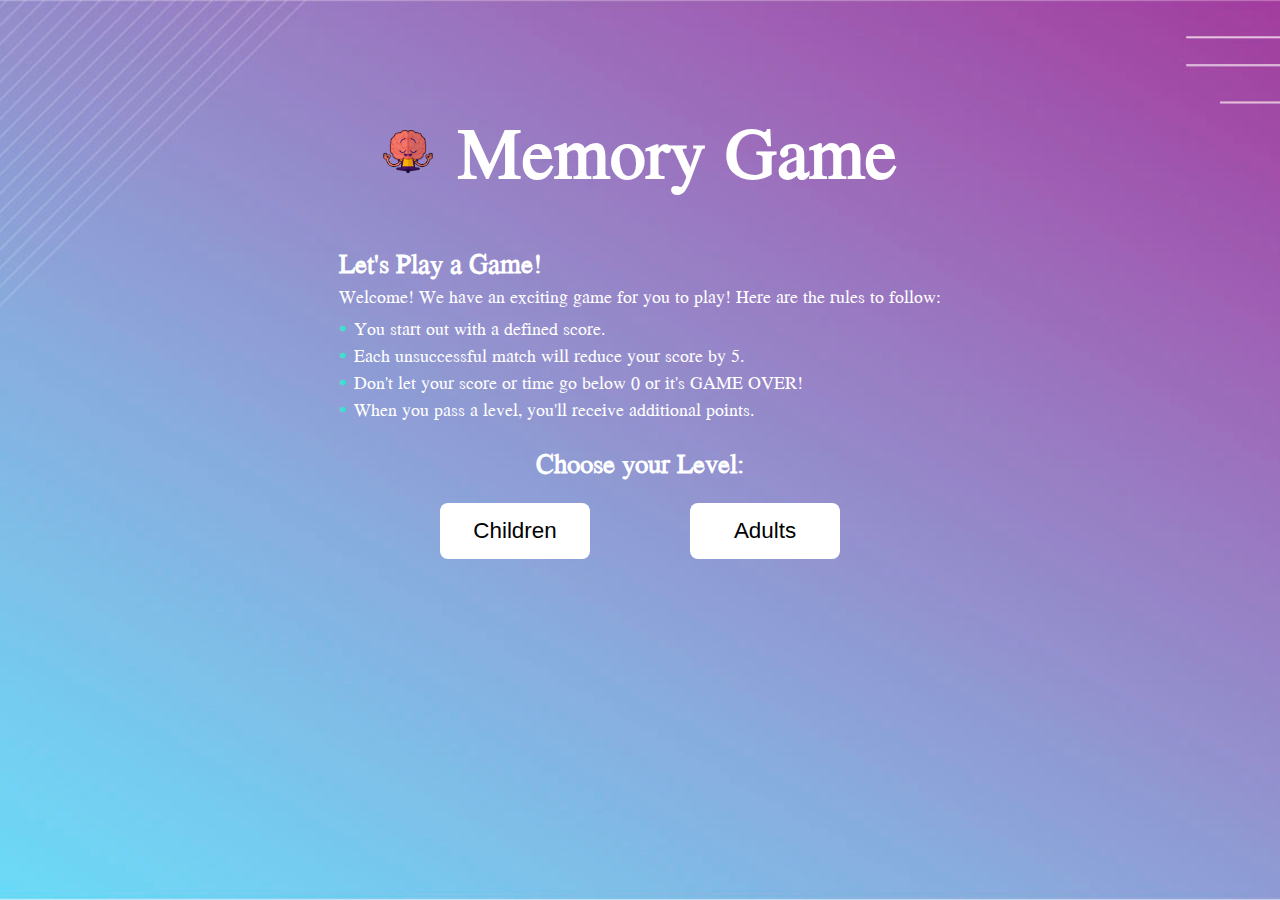
<file: index.html>
<!DOCTYPE html>
<html lang="en">
<head>
<meta charset="UTF-8">
<meta name="viewport" content="width=device-width, initial-scale=1.0">
<meta http-equiv="X-UA-Compatible" content="ie=edge">
<title>Memory Game</title>
<link rel="stylesheet" href="main-styles.css">
</head>

<body>
    <div class="container">
        <div class="innercontainer flexbox">
    <header>
        <img src="./images/brain-cartoon.png" alt="Mascot" />
        <h1>Memory Game</h1>
    </header>

<section class="description">
    <h2>Let's Play a Game!</h2>
    <p>Welcome! We have an exciting game for you to play! Here are the rules to follow:</p>
        <ul>
            <li>You start out with a defined score.</li>
            <li>Each unsuccessful match will reduce your score by 5.</li>
            <li>Don't let your score or time go below 0 or it's GAME OVER!</li>
            <li>When you pass a level, you'll receive additional points.</li>
        </ul>
</section>

    <section class="level-title"><h2>Choose your Level:</h2></section>
    <section class="game-btns"> 
        <button id="child" type="button">Children</button>
        <button id="adult" type="button">Adults</button>
    </section>
    </div>

<div id="children-popup" class="panel-overlay-main">
     <div class="popup">
            <a class="child-close close" href=# >×</a>
      <div class="content-1">
       <h2>Level 1 of 3</h2></div>
        <div class="content-2">
         <p>On each level before the game starts, you will have a few seconds to see the location of the cards before they flip, are you ready to test your memory? If yes, please enter your name and press Start. </p>
        </div>
        <div class="content-2">
        <input type="text" id="chname" placeholder="Name" >
        </div>
        <button id="start-children">Start</button>
        </div>
    </div>
    
<div id="adult-popup" class="panel-overlay-main">
    <div class="popup">
            <a class="adult-close close" href=# >×</a>
      <div class="content-1">
        <h2>Level 1 of 5</h2>
      </div>
     <div class="content-2">
      <p>On each level before the game starts, you will have a few seconds to see the location of the cards before they flip, are you ready to test your memory? If yes, please enter your name and press Start. </p>
    </div>
      <div class="content-2">
      <input type="text" id="name" placeholder="Name">
      </div>
      <button id="start-adult">Start</button>
    </div>
</div>
</div>

<script src="main.js"></script>
<script src="script-adults.js"></script>  
<script src="script-children.js"></script> 
</body>
</html>
</file>
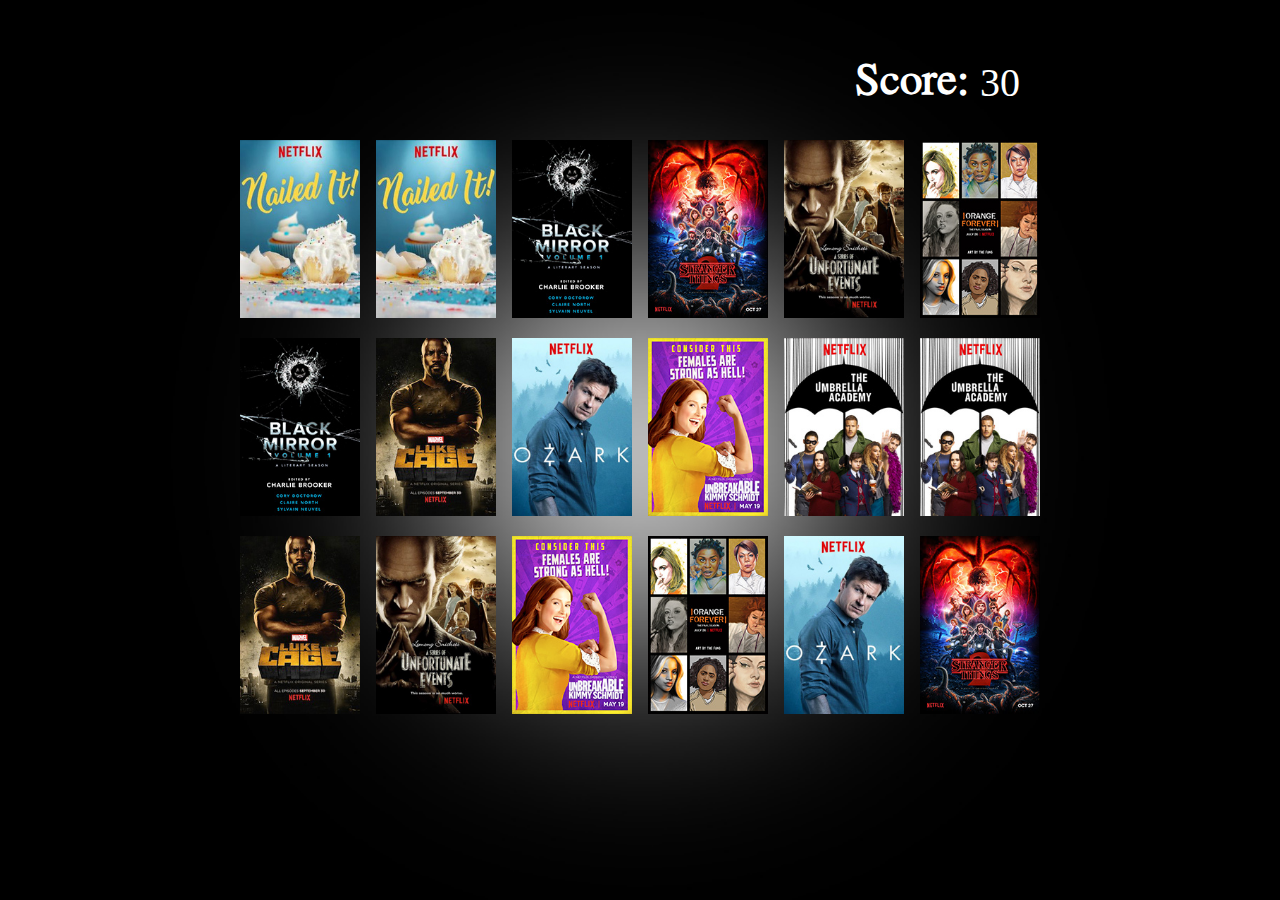
<file: ad1-Netflix.html>
<!DOCTYPE html>
<html lang="en">
<head >
<meta charset="UTF-8">
<meta name="viewport" content="width=device-width, initial-scale=1.0">
<meta http-equiv="X-UA-Compatible" content="ie=edge">
<title>Memory Game - Netflix</title>
<link rel="stylesheet" href="styles.css">

</head>
<body class="netflixbkgd">
        <div class="innercontainer">
        <header class="adultcontainer">
                <div id="countdown" class="countdown-netflix"></div>
                <button id="see-cards" type="button">Flip cards for 2 points?</button>
                <div class="score-section">
                        <h1>Score:</h1> <span id="score"></span>
                </div>
        </header>

<div class="cards-container adultgame-container">

<div class="memory-card netflixsize" data-framework="black-mirror">
     <span class="overlay"></span> 
     <div class="innercard">
     <img class="front-card" src="images/netflix/black-mirror.jpg" alt="black-mirror">
     <img class="back-card"  src="images/netflix/netflix-back.jpg" alt="netflix"></div>
</div>

<div class="memory-card netflixsize" data-framework="black-mirror"> 
        <span class="overlay"></span> 
        <div class="innercard">
        <img class="front-card" src="images/netflix/black-mirror.jpg" alt="black-mirror">
        <img class="back-card"  src="images/netflix/netflix-back.jpg" alt="netflix"></div>
</div>
<div class="memory-card netflixsize" data-framework="Luke_Cage_card"> 
                <span class="overlay"></span> 
        <div class="innercard">
        <img class="front-card" src="images/netflix/lukecage.jpg" alt="Luke_Cage">
        <img class="back-card"  src="images/netflix/netflix-back.jpg" alt="netflix"></div>
</div>
<div class="memory-card netflixsize" data-framework="Luke_Cage_card"> 
        <span class="overlay"></span> 
        <div class="innercard">
        <img class="front-card" src="images/netflix/lukecage.jpg" alt="Luke_Cage">
        <img class="back-card"  src="images/netflix/netflix-back.jpg" alt="netflix"> </div>
</div>
<div class="memory-card netflixsize" data-framework="orange"> 
        <span class="overlay"></span> 
        <div class="innercard">

        <img class="front-card" src="images/netflix/orange.jpg" alt="orange">
        <img class="back-card"  src="images/netflix/netflix-back.jpg" alt="netflix"></div>
</div>
<div class="memory-card netflixsize" data-framework="orange"> 
    <span class="overlay"></span> 
    <div class="innercard">
        <img class="front-card" src="images/netflix/orange.jpg" alt="orange">
        <img class="back-card"  src="images/netflix/netflix-back.jpg" alt="netflix"></div>
</div>
<div class="memory-card netflixsize" data-framework="ozark"> 
        <span class="overlay"></span> 
        <div class="innercard">
        <img class="front-card" src="images/netflix/ozark.jpg" alt="ozark">
        <img class="back-card"  src="images/netflix/netflix-back.jpg" alt="netflix"></div>
</div>
<div class="memory-card netflixsize" data-framework="ozark"> 
                <span class="overlay"></span> 
        <div class="innercard">
        <img class="front-card" src="images/netflix/ozark.jpg" alt="ozark">
        <img class="back-card"  src="images/netflix/netflix-back.jpg" alt="netflix"></div>
</div>
<div class="memory-card netflixsize" data-framework="stranger-things"> 
        <span class="overlay"></span> 
        <div class="innercard">
        <img class="front-card" src="images/netflix/stranger-things.jpg" alt="stranger-things">
        <img class="back-card"  src="images/netflix/netflix-back.jpg" alt="netflix"> </div>
</div>
<div class="memory-card netflixsize" data-framework="stranger-things"> 
        <span class="overlay"></span> 
        <div class="innercard">
       <img class="front-card" src="images/netflix/stranger-things.jpg" alt="stranger-things">
        <img class="back-card"  src="images/netflix/netflix-back.jpg" alt="netflix"></div>
</div>
<div class="memory-card netflixsize" data-framework="unfortunate-events"> 
        <span class="overlay"></span> 
        <div class="innercard">
        <img class="front-card" src="images/netflix/unfortunate-events.jpg" alt="unfortunate-events">
        <img class="back-card"  src="images/netflix/netflix-back.jpg" alt="netflix"></div>
</div>
<div class="memory-card netflixsize" data-framework="unfortunate-events"> 
                <span class="overlay"></span> 
        <div class="innercard">
        <img class="front-card" src="images/netflix/unfortunate-events.jpg" alt="unfortunate-events">
        <img class="back-card"  src="images/netflix/netflix-back.jpg" alt="netflix"></div>
</div>
<div class="memory-card netflixsize" data-framework="Nailed_it"> 
        <span class="overlay"></span> 
        <div class="innercard">
        <img class="front-card" src="images/netflix/nailed-it.jpg" alt="Nailed_it">
        <img class="back-card"  src="images/netflix/netflix-back.jpg" alt="netflix"> </div>
</div>
<div class="memory-card netflixsize" data-framework="Nailed_it"> 
        <span class="overlay"></span> 
        <div class="innercard">
        <img class="front-card" src="images/netflix/nailed-it.jpg" alt="Nailed_it">
        <img class="back-card"  src="images/netflix/netflix-back.jpg" alt="netflix"></div>
</div>
<div class="memory-card netflixsize" data-framework="umbrella-academy"> 
        <span class="overlay"></span> 
        <div class="innercard">

        <img class="front-card" src="images/netflix/umbrella-academy.jpg" alt="umbrella-academy">
        <img class="back-card"  src="images/netflix/netflix-back.jpg" alt="netflix"></div>
</div>
<div class="memory-card netflixsize" data-framework="umbrella-academy"> 
        <span class="overlay"></span> 
        <div class="innercard">

        <img class="front-card" src="images/netflix/umbrella-academy.jpg" alt="umbrella-academy">
        <img class="back-card"  src="images/netflix/netflix-back.jpg" alt="netflix"></div>
</div>
<div class="memory-card netflixsize" data-framework="kimmy"> 
        <span class="overlay"></span> 
        <div class="innercard">

        <img class="front-card" src="images/netflix/kimmy.jpg" alt="kimmy">
        <img class="back-card"  src="images/netflix/netflix-back.jpg" alt="netflix"></div>
</div>
<div class="memory-card netflixsize" data-framework="kimmy"> 
        <span class="overlay"></span> 
        <div class="innercard">

        <img class="front-card" src="images/netflix/kimmy.jpg" alt="kimmy">
        <img class="back-card"  src="images/netflix/netflix-back.jpg" alt="netflix"></div>
</div>
</div>
<div id="popup1" class="panel-overlay">
        <div class="popup">
            <div class="content-1">
                <h2>Congratulations 🎉</h2>
                <p>You're a winner 🎉🎉</p>
            </div>
            <div class="content-2">
                <p>Your score is <span id="score-pop"></span></p>
                <p>Your remaining time is <span id="time-pop"></span></p>
                <p>Your score and remaining time will carry over to the next level.</p>
                <p>Click on Next Level when you're ready!</p>
            </div>
            <button id="next-level" type="button"><a href="ad2-Celebrities.html">Next Level</a></button>
        </div>
    </div>

    <div id="popup2" class="panel-overlay">
        <div class="popup">
            <div class="content-1">
                <h2>Game Over!</h2>
            </div>
            <div class="content-2">
                <p>Sorry you lost &#x2620;</p>
                <p id="game-over-score"> Your score went below 0!</p>
                <p id="game-over-time"> You ran out of time!</p>
            </div>
            <button id="try-again" onClick="window.location.reload();">
                Try Again
            </button>
        </div>
    </div>

    
    
</div>

<script src="script-adults.js"></script>  
</body>
</html>
</file>
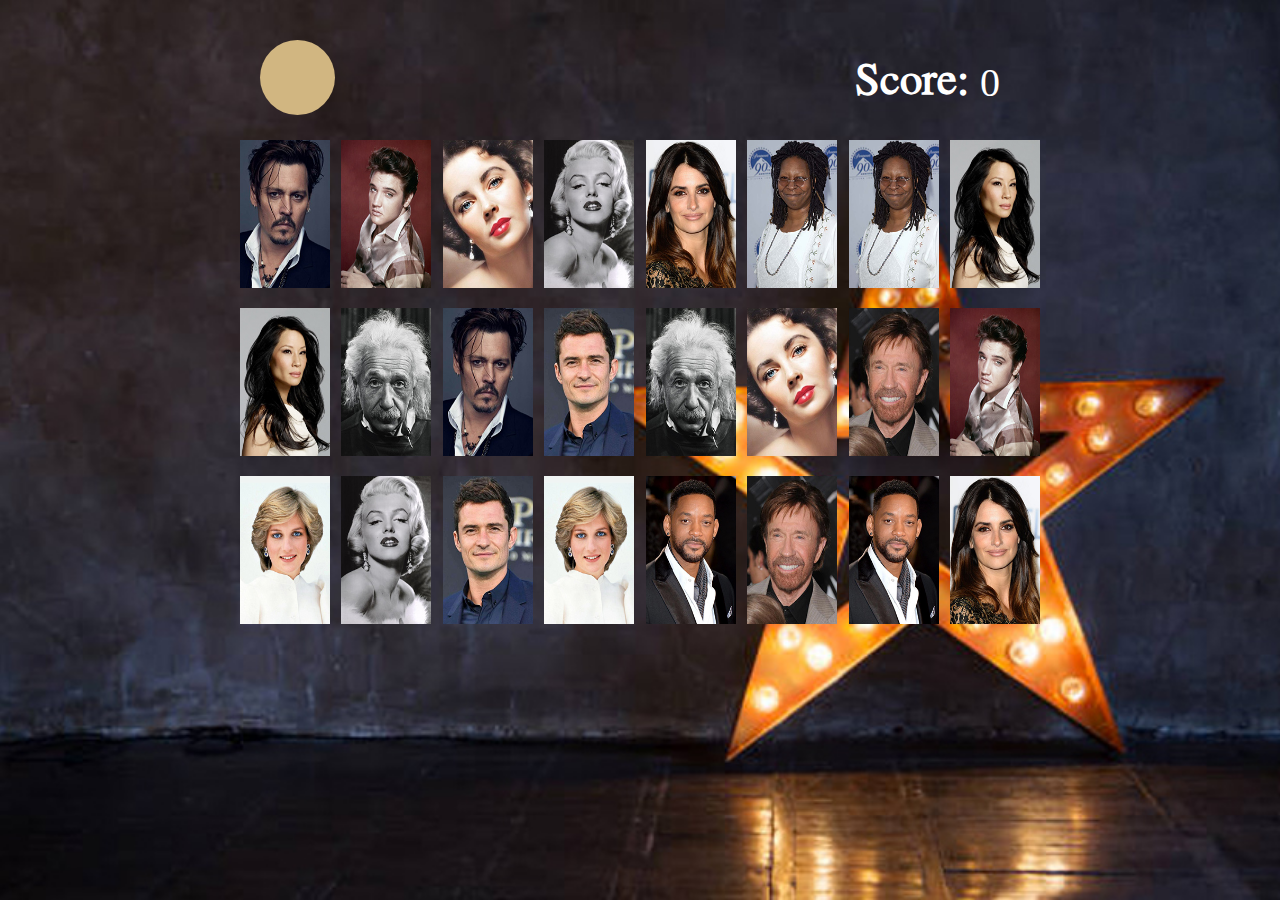
<file: ad2-Celebrities.html>
<!DOCTYPE html>
<html lang="en">
<head >
<meta charset="UTF-8">
<meta name="viewport" content="width=device-width, initial-scale=1.0">
<meta http-equiv="X-UA-Compatible" content="ie=edge">
<title>Memory Game - Celebrities</title>
<link rel="stylesheet" href="styles.css">

</head>
<body class="celebritiesbkgd">
        <div class="innercontainer">
        <header class="adultcontainer">
                <div id="countdown" class="countdown-celebrities"></div>
                <button id="see-cards" type="button">Flip cards for 2 points?</button>
                <div class="score-section">
                        <h1>Score:</h1> <span id="score"></span>
                </div>
        </header>

<div class="cards-container adultgame-container">

<div class="memory-card brandssize" data-framework="albert">
     <span class="overlay"></span> 
     <div class="innercard">
     <img class="front-card" src="images/celebrities/albert.jpg" alt="albert">
     <img class="back-card"  src="images/celebrities/celebrities-back.jpg" alt="celebrities"></div>
</div>

<div class="memory-card brandssize" data-framework="albert"> 
        <span class="overlay"></span> 
        <div class="innercard">
        <img class="front-card" src="images/celebrities/albert.jpg" alt="albert">
        <img class="back-card"  src="images/celebrities/celebrities-back.jpg" alt="celebrities"></div>
</div>
<div class="memory-card brandssize" data-framework="chuck"> 
                <span class="overlay"></span> 
        <div class="innercard">
        <img class="front-card" src="images/celebrities/chuck.jpg" alt="chuck">
        <img class="back-card"  src="images/celebrities/celebrities-back.jpg" alt="celebrities"></div>
</div>
<div class="memory-card brandssize" data-framework="chuck"> 
        <span class="overlay"></span> 
        <div class="innercard">
        <img class="front-card" src="images/celebrities/chuck.jpg" alt="chuck">
        <img class="back-card"  src="images/celebrities/celebrities-back.jpg" alt="celebrities"> </div>
</div>
<div class="memory-card brandssize" data-framework="diana"> 
        <span class="overlay"></span> 
        <div class="innercard">

        <img class="front-card" src="images/celebrities/diana.jpg" alt="diana">
        <img class="back-card"  src="images/celebrities/celebrities-back.jpg" alt="celebrities"></div>
</div>
<div class="memory-card brandssize" data-framework="diana"> 
    <span class="overlay"></span> 
    <div class="innercard">
        <img class="front-card" src="images/celebrities/diana.jpg" alt="diana">
        <img class="back-card"  src="images/celebrities/celebrities-back.jpg" alt="celebrities"></div>
</div>
<div class="memory-card brandssize" data-framework="elizabeth"> 
        <span class="overlay"></span> 
        <div class="innercard">
        <img class="front-card" src="images/celebrities/elizabeth.jpg" alt="elizabeth">
        <img class="back-card"  src="images/celebrities/celebrities-back.jpg" alt="celebrities"></div>
</div>
<div class="memory-card brandssize" data-framework="elizabeth"> 
                <span class="overlay"></span> 
        <div class="innercard">
        <img class="front-card" src="images/celebrities/elizabeth.jpg" alt="elizabeth">
        <img class="back-card"  src="images/celebrities/celebrities-back.jpg" alt="celebrities"></div>
</div>
<div class="memory-card brandssize" data-framework="elvis"> 
        <span class="overlay"></span> 
        <div class="innercard">
        <img class="front-card" src="images/celebrities/elvis.jpg" alt="elvis">
        <img class="back-card"  src="images/celebrities/celebrities-back.jpg" alt="celebrities"> </div>
</div>
<div class="memory-card brandssize" data-framework="elvis"> 
        <span class="overlay"></span> 
        <div class="innercard">
       <img class="front-card" src="images/celebrities/elvis.jpg" alt="elvis">
        <img class="back-card"  src="images/celebrities/celebrities-back.jpg" alt="celebrities"></div>
</div>
<div class="memory-card brandssize" data-framework="johnny"> 
        <span class="overlay"></span> 
        <div class="innercard">
        <img class="front-card" src="images/celebrities/johnny.jpg" alt="johnny">
        <img class="back-card"  src="images/celebrities/celebrities-back.jpg" alt="celebrities"></div>
</div>
<div class="memory-card brandssize" data-framework="johnny"> 
                <span class="overlay"></span> 
        <div class="innercard">
        <img class="front-card" src="images/celebrities/johnny.jpg" alt="johnny">
        <img class="back-card"  src="images/celebrities/celebrities-back.jpg" alt="celebrities"></div>
</div>
<div class="memory-card brandssize" data-framework="lucy"> 
        <span class="overlay"></span> 
        <div class="innercard">
        <img class="front-card" src="images/celebrities/lucy.jpg" alt="lucy">
        <img class="back-card"  src="images/celebrities/celebrities-back.jpg" alt="celebrities"> </div>
</div>
<div class="memory-card brandssize" data-framework="lucy"> 
        <span class="overlay"></span> 
        <div class="innercard">
        <img class="front-card" src="images/celebrities/lucy.jpg" alt="lucy">
        <img class="back-card"  src="images/celebrities/celebrities-back.jpg" alt="celebrities"></div>
</div>
<div class="memory-card brandssize" data-framework="marilyn"> 
        <span class="overlay"></span> 
        <div class="innercard">

        <img class="front-card" src="images/celebrities/marilyn.jpg" alt="marilyn">
        <img class="back-card"  src="images/celebrities/celebrities-back.jpg" alt="celebrities"></div>
</div>
<div class="memory-card brandssize" data-framework="marilyn"> 
        <span class="overlay"></span> 
        <div class="innercard">

        <img class="front-card" src="images/celebrities/marilyn.jpg" alt="marilyn">
        <img class="back-card"  src="images/celebrities/celebrities-back.jpg" alt="celebrities"></div>
</div>
<div class="memory-card brandssize" data-framework="orlando"> 
        <span class="overlay"></span> 
        <div class="innercard">

        <img class="front-card" src="images/celebrities/orlando.jpg" alt="orlando">
        <img class="back-card"  src="images/celebrities/celebrities-back.jpg" alt="celebrities"></div>
</div>
<div class="memory-card brandssize" data-framework="orlando"> 
        <span class="overlay"></span> 
        <div class="innercard">

        <img class="front-card" src="images/celebrities/orlando.jpg" alt="orlando">
        <img class="back-card"  src="images/celebrities/celebrities-back.jpg" alt="celebrities"></div>
</div>
<div class="memory-card brandssize" data-framework="penelope"> 
                <span class="overlay"></span> 
                <div class="innercard">
        
                <img class="front-card" src="images/celebrities/penelope.jpg" alt="penelope">
                <img class="back-card"  src="images/celebrities/celebrities-back.jpg" alt="celebrities"></div>
        </div>
 <div class="memory-card brandssize" data-framework="penelope"> 
                <span class="overlay"></span> 
                <div class="innercard">
        
                <img class="front-card" src="images/celebrities/penelope.jpg" alt="penelope">
                <img class="back-card"  src="images/celebrities/celebrities-back.jpg" alt="celebrities"></div>
        </div>
<div class="memory-card brandssize" data-framework="whoopi"> 
                <span class="overlay"></span> 
                <div class="innercard">
                
                <img class="front-card" src="images/celebrities/whoopi.jpg" alt="whoopi">
                <img class="back-card"  src="images/celebrities/celebrities-back.jpg" alt="celebrities"></div>
        </div>
<div class="memory-card brandssize" data-framework="whoopi"> 
                <span class="overlay"></span> 
                <div class="innercard">
                
                <img class="front-card" src="images/celebrities/whoopi.jpg" alt="whoopi">
                <img class="back-card"  src="images/celebrities/celebrities-back.jpg" alt="celebrities"></div>
                </div>
<div class="memory-card brandssize" data-framework="will"> 
                <span class="overlay"></span> 
                <div class="innercard">
                        
                <img class="front-card" src="images/celebrities/will.jpg" alt="will">
                <img class="back-card"  src="images/celebrities/celebrities-back.jpg" alt="celebrities"></div>
                        </div>
<div class="memory-card brandssize" data-framework="will"> 
                <span class="overlay"></span> 
                <div class="innercard">
                        
                <img class="front-card" src="images/celebrities/will.jpg" alt="will">
                <img class="back-card"  src="images/celebrities/celebrities-back.jpg" alt="celebrities"></div>
</div>
</div>
<div id="popup1" class="panel-overlay">
        <div class="popup">
            <div class="content-1">
                <h2>Congratulations 🎉</h2>
                <p>You're a winner 🎉🎉</p>
            </div>
            <div class="content-2">
                <p>Your score is <span id="score-pop"></span></p>
                <p>Your remaining time is <span id="time-pop"></span></p>
                <p>Your score and remaining time will carry over to the next level.</p>
                <p>Click on Next Level when you're ready!</p>
            </div>
            <button id="next-level" type="button"><a href="ad3-Movies.html">Next Level</a></button>
        </div>
    </div>

    <div id="popup2" class="panel-overlay">
        <div class="popup">
            <div class="content-1">
                <h2>Game Over!</h2>
            </div>
            <div class="content-2">
                <p>Sorry you lost &#x2620;</p>
                <p id="game-over-score"> Your score went below 0!</p>
                <p id="game-over-time"> You ran out of time!</p>
            </div>
            <button id="try-again" onClick="window.location.reload();">
                Try Again
            </button>
        </div>
    </div>

    
    
</div>

<script src="script-adults.js"></script>  
</body>
</html>
</file>
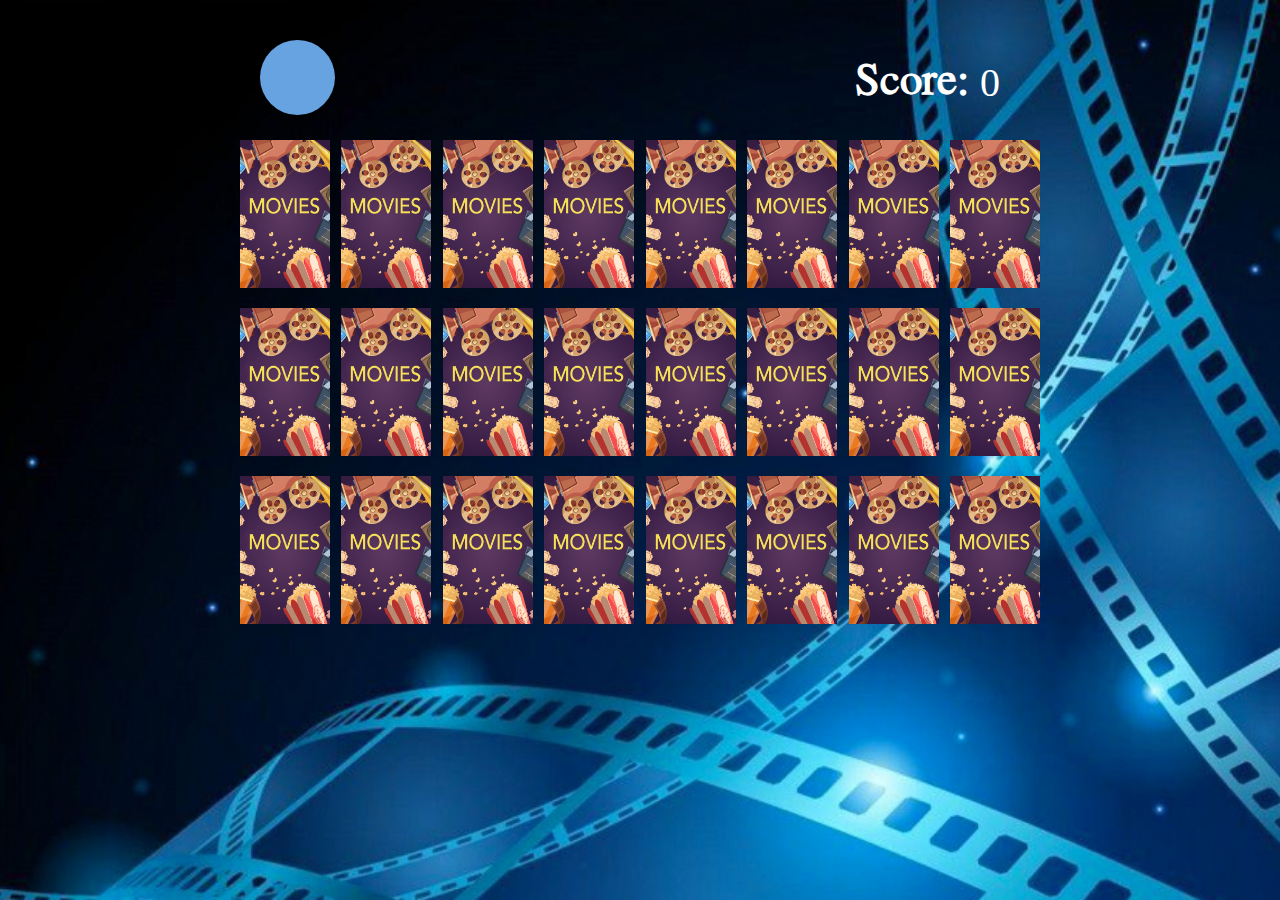
<file: ad3-Movies.html>
<!DOCTYPE html>
<html lang="en">
<head >
<meta charset="UTF-8">
<meta name="viewport" content="width=device-width, initial-scale=1.0">
<meta http-equiv="X-UA-Compatible" content="ie=edge">
<title>Memory Game - Movies</title>
<link rel="stylesheet" href="styles.css">

</head>
<body class="moviesbkgd">
        <div class="innercontainer">
        <header class="adultcontainer">
                <div id="countdown" class="countdown-movies"></div>
                <button id="see-cards" type="button">Flip cards for 2 points?</button>
                <div class="score-section">
                        <h1>Score:</h1> <span id="score"></span>
                </div>
        </header>

<div class="cards-container adultgame-container">

<div class="memory-card brandssize" data-framework="breakfast">
     <span class="overlay"></span> 
     <div class="innercard">
     <img class="front-card" src="images/movies/breakfast-club.jpg" alt="breakfast">
     <img class="back-card"  src="images/movies/movies-back.jpg" alt="movies"></div>
</div>

<div class="memory-card brandssize" data-framework="breakfast"> 
        <span class="overlay"></span> 
        <div class="innercard">
        <img class="front-card" src="images/movies/breakfast-club.jpg" alt="breakfast">
        <img class="back-card"  src="images/movies/movies-back.jpg" alt="movies"></div>
</div>
<div class="memory-card brandssize" data-framework="et"> 
                <span class="overlay"></span> 
        <div class="innercard">
        <img class="front-card" src="images/movies/et.jpg" alt="et">
        <img class="back-card"  src="images/movies/movies-back.jpg" alt="movies"></div>
</div>
<div class="memory-card brandssize" data-framework="et"> 
        <span class="overlay"></span> 
        <div class="innercard">
        <img class="front-card" src="images/movies/et.jpg" alt="et">
        <img class="back-card"  src="images/movies/movies-back.jpg" alt="movies"> </div>
</div>
<div class="memory-card brandssize" data-framework="goonies"> 
        <span class="overlay"></span> 
        <div class="innercard">

        <img class="front-card" src="images/movies/goonies.jpg" alt="goonies">
        <img class="back-card"  src="images/movies/movies-back.jpg" alt="movies"></div>
</div>
<div class="memory-card brandssize" data-framework="goonies"> 
    <span class="overlay"></span> 
    <div class="innercard">
        <img class="front-card" src="images/movies/goonies.jpg" alt="goonies">
        <img class="back-card"  src="images/movies/movies-back.jpg" alt="movies"></div>
</div>
<div class="memory-card brandssize" data-framework="home-alone"> 
        <span class="overlay"></span> 
        <div class="innercard">
        <img class="front-card" src="images/movies/home-alone.jpg" alt="home-alone">
        <img class="back-card"  src="images/movies/movies-back.jpg" alt="movies"></div>
</div>
<div class="memory-card brandssize" data-framework="home-alone"> 
                <span class="overlay"></span> 
        <div class="innercard">
        <img class="front-card" src="images/movies/home-alone.jpg" alt="home-alone">
        <img class="back-card"  src="images/movies/movies-back.jpg" alt="movies"></div>
</div>
<div class="memory-card brandssize" data-framework="karate"> 
        <span class="overlay"></span> 
        <div class="innercard">
        <img class="front-card" src="images/movies/karate-kid.jpg" alt="karate">
        <img class="back-card"  src="images/movies/movies-back.jpg" alt="movies"> </div>
</div>
<div class="memory-card brandssize" data-framework="karate"> 
        <span class="overlay"></span> 
        <div class="innercard">
       <img class="front-card" src="images/movies/karate-kid.jpg" alt="karate">
        <img class="back-card"  src="images/movies/movies-back.jpg" alt="movies"></div>
</div>
<div class="memory-card brandssize" data-framework="mary"> 
        <span class="overlay"></span> 
        <div class="innercard">
        <img class="front-card" src="images/movies/mary-poppins.jpg" alt="mary">
        <img class="back-card"  src="images/movies/movies-back.jpg" alt="movies"></div>
</div>
<div class="memory-card brandssize" data-framework="mary"> 
                <span class="overlay"></span> 
        <div class="innercard">
        <img class="front-card" src="images/movies/mary-poppins.jpg" alt="mary">
        <img class="back-card"  src="images/movies/movies-back.jpg" alt="movies"></div>
</div>
<div class="memory-card brandssize" data-framework="princess-bride"> 
        <span class="overlay"></span> 
        <div class="innercard">
        <img class="front-card" src="images/movies/princess-bride.jpg" alt="princess-bride">
        <img class="back-card"  src="images/movies/movies-back.jpg" alt="movies"> </div>
</div>
<div class="memory-card brandssize" data-framework="princess-bride"> 
        <span class="overlay"></span> 
        <div class="innercard">
        <img class="front-card" src="images/movies/princess-bride.jpg" alt="princess-bride">
        <img class="back-card"  src="images/movies/movies-back.jpg" alt="movies"></div>
</div>
<div class="memory-card brandssize" data-framework="shrek"> 
        <span class="overlay"></span> 
        <div class="innercard">

        <img class="front-card" src="images/movies/shrek.jpg" alt="shrek">
        <img class="back-card"  src="images/movies/movies-back.jpg" alt="movies"></div>
</div>
<div class="memory-card brandssize" data-framework="shrek"> 
        <span class="overlay"></span> 
        <div class="innercard">

        <img class="front-card" src="images/movies/shrek.jpg" alt="shrek">
        <img class="back-card"  src="images/movies/movies-back.jpg" alt="movies"></div>
</div>
<div class="memory-card brandssize" data-framework="singing"> 
        <span class="overlay"></span> 
        <div class="innercard">

        <img class="front-card" src="images/movies/singing.jpg" alt="singing">
        <img class="back-card"  src="images/movies/movies-back.jpg" alt="movies"></div>
</div>
<div class="memory-card brandssize" data-framework="singing"> 
        <span class="overlay"></span> 
        <div class="innercard">

        <img class="front-card" src="images/movies/singing.jpg" alt="singing">
        <img class="back-card"  src="images/movies/movies-back.jpg" alt="movies"></div>
</div>
<div class="memory-card brandssize" data-framework="star-wars"> 
                <span class="overlay"></span> 
                <div class="innercard">
        
                <img class="front-card" src="images/movies/starwars.jpg" alt="star-wars">
                <img class="back-card"  src="images/movies/movies-back.jpg" alt="movies"></div>
        </div>
 <div class="memory-card brandssize" data-framework="star-wars"> 
                <span class="overlay"></span> 
                <div class="innercard">
        
                <img class="front-card" src="images/movies/starwars.jpg" alt="star-wars">
                <img class="back-card"  src="images/movies/movies-back.jpg" alt="movies"></div>
        </div>
<div class="memory-card brandssize" data-framework="wizard"> 
                <span class="overlay"></span> 
                <div class="innercard">
                
                <img class="front-card" src="images/movies/wizard.jpg" alt="wizard">
                <img class="back-card"  src="images/movies/movies-back.jpg" alt="movies"></div>
        </div>
<div class="memory-card brandssize" data-framework="wizard"> 
                <span class="overlay"></span> 
                <div class="innercard">
                
                <img class="front-card" src="images/movies/wizard.jpg" alt="wizard">
                <img class="back-card"  src="images/movies/movies-back.jpg" alt="movies"></div>
                </div>
<div class="memory-card brandssize" data-framework="wonderful-life"> 
                <span class="overlay"></span> 
                <div class="innercard">
                        
                <img class="front-card" src="images/movies/wonderful-life.jpg" alt="wonderful-life">
                <img class="back-card"  src="images/movies/movies-back.jpg" alt="movies"></div>
                        </div>
<div class="memory-card brandssize" data-framework="wonderful-life"> 
                <span class="overlay"></span> 
                <div class="innercard">
                        
                <img class="front-card" src="images/movies/wonderful-life.jpg" alt="wonderful-life">
                <img class="back-card"  src="images/movies/movies-back.jpg" alt="movies"></div>
</div>
</div>
<div id="popup1" class="panel-overlay">
        <div class="popup">
            <div class="content-1">
                <h2>Congratulations 🎉</h2>
                <p>You're a winner 🎉🎉</p>
            </div>
            <div class="content-2">
                <p>Your score is <span id="score-pop"></span></p>
                <p>Your remaining time is <span id="time-pop"></span></p>
                <p>Your score and remaining time will carry over to the next level.</p>
                <p>Click on Next Level when you're ready!</p>
            </div>
            <button id="next-level" type="button"><a href="ad4-Brands.html">Next Level</a></button>
        </div>
    </div>

    <div id="popup2" class="panel-overlay">
        <div class="popup">
            <div class="content-1">
                <h2>Game Over!</h2>
            </div>
            <div class="content-2">
                <p>Sorry you lost &#x2620;</p>
                <p id="game-over-score"> Your score went below 0!</p>
                <p id="game-over-time"> You ran out of time!</p>
            </div>
            <button id="try-again" onClick="window.location.reload();">
                Try Again
            </button>
        </div>
    </div>

    
    
</div>

<script src="script-adults.js"></script>  
</body>
</html>
</file>
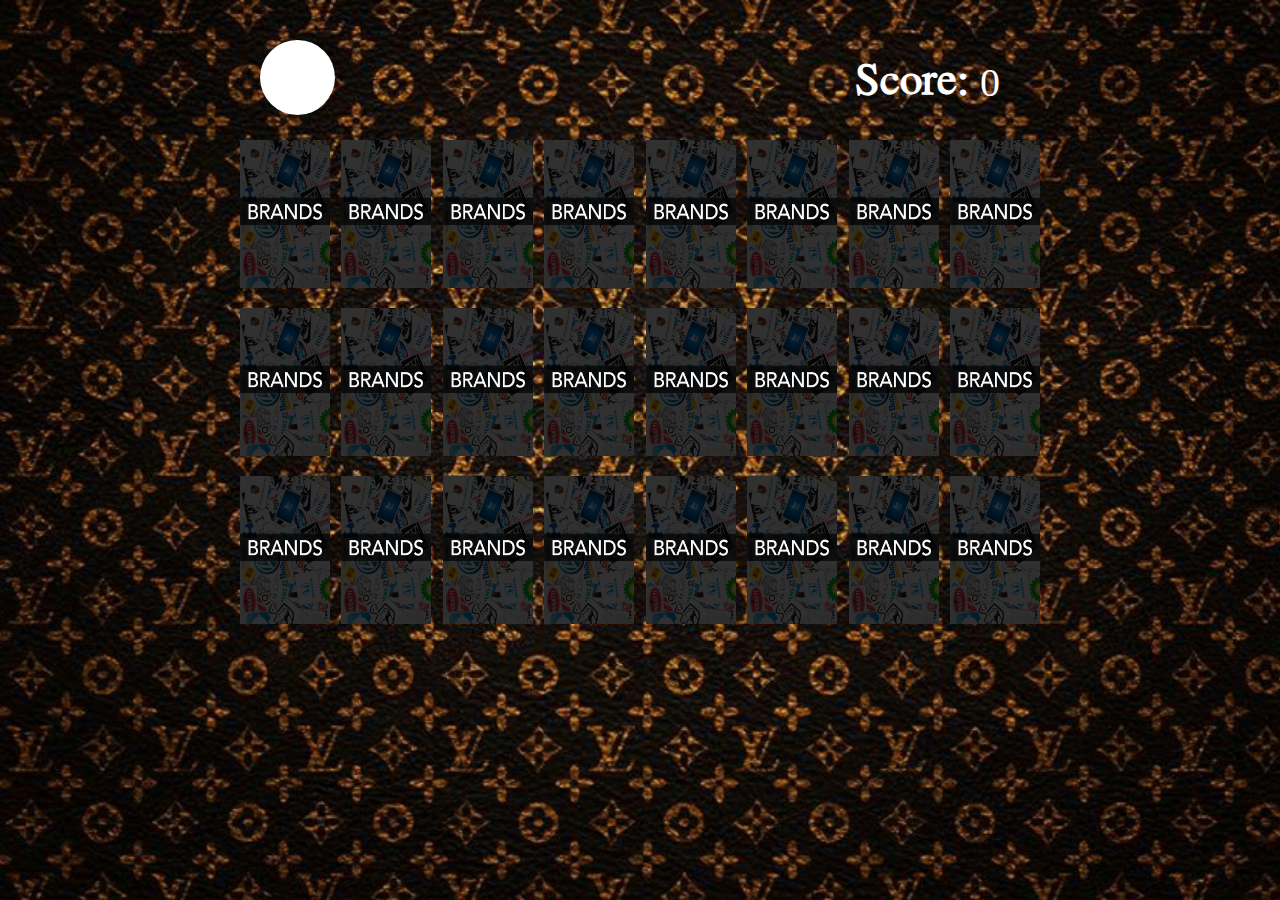
<file: ad4-Brands.html>
<!DOCTYPE html>
<html lang="en">
<head >
<meta charset="UTF-8">
<meta name="viewport" content="width=device-width, initial-scale=1.0">
<meta http-equiv="X-UA-Compatible" content="ie=edge">
<title>Memory Game - Brands</title>
<link rel="stylesheet" href="styles.css">

</head>
<body class="brandsbkgd"> 
        <div class="innercontainer">
        <header class="adultcontainer">
                <div id="countdown" class="countdown-brands"></div>
                <button id="see-cards" type="button">Flip cards for 2 points?</button>
                <div class="score-section">
                        <h1>Score:</h1> <span id="score"></span>
                </div>
        </header>

<div class="cards-container adultgame-container">

<div class="memory-card brandssize" data-framework="airbnb">
     <span class="overlay"></span> 
     <div class="innercard">
     <img class="front-card" src="images/brands/airbnb.jpg" alt="airbnb">
     <img class="back-card"  src="images/brands/brands-back.jpg" alt="brands"></div>
</div>

<div class="memory-card brandssize" data-framework="airbnb"> 
        <span class="overlay"></span> 
        <div class="innercard">
        <img class="front-card" src="images/brands/airbnb.jpg" alt="airbnb">
        <img class="back-card"  src="images/brands/brands-back.jpg" alt="brands"></div>
</div>
<div class="memory-card brandssize" data-framework="amazon"> 
                <span class="overlay"></span> 
        <div class="innercard">
        <img class="front-card" src="images/brands/amazon.jpg" alt="amazon">
        <img class="back-card"  src="images/brands/brands-back.jpg" alt="brands"></div>
</div>
<div class="memory-card brandssize" data-framework="amazon"> 
        <span class="overlay"></span> 
        <div class="innercard">
        <img class="front-card" src="images/brands/amazon.jpg" alt="amazon">
        <img class="back-card"  src="images/brands/brands-back.jpg" alt="brands"> </div>
</div>
<div class="memory-card brandssize" data-framework="apple"> 
        <span class="overlay"></span> 
        <div class="innercard">

        <img class="front-card" src="images/brands/apple.jpg" alt="apple">
        <img class="back-card"  src="images/brands/brands-back.jpg" alt="brands"></div>
</div>
<div class="memory-card brandssize" data-framework="apple"> 
    <span class="overlay"></span> 
    <div class="innercard">
        <img class="front-card" src="images/brands/apple.jpg" alt="apple">
        <img class="back-card"  src="images/brands/brands-back.jpg" alt="brands"></div>
</div>
<div class="memory-card brandssize" data-framework="dove"> 
        <span class="overlay"></span> 
        <div class="innercard">
        <img class="front-card" src="images/brands/dove.jpg" alt="dove">
        <img class="back-card"  src="images/brands/brands-back.jpg" alt="brands"></div>
</div>
<div class="memory-card brandssize" data-framework="dove"> 
                <span class="overlay"></span> 
        <div class="innercard">
        <img class="front-card" src="images/brands/dove.jpg" alt="dove">
        <img class="back-card"  src="images/brands/brands-back.jpg" alt="brands"></div>
</div>
<div class="memory-card brandssize" data-framework="google"> 
        <span class="overlay"></span> 
        <div class="innercard">
        <img class="front-card" src="images/brands/google.jpg" alt="google">
        <img class="back-card"  src="images/brands/brands-back.jpg" alt="brands"> </div>
</div>
<div class="memory-card brandssize" data-framework="google"> 
        <span class="overlay"></span> 
        <div class="innercard">
       <img class="front-card" src="images/brands/google.jpg" alt="google">
        <img class="back-card"  src="images/brands/brands-back.jpg" alt="brands"></div>
</div>
<div class="memory-card brandssize" data-framework="levis"> 
        <span class="overlay"></span> 
        <div class="innercard">
        <img class="front-card" src="images/brands/levis.jpg" alt="levis">
        <img class="back-card"  src="images/brands/brands-back.jpg" alt="brands"></div>
</div>
<div class="memory-card brandssize" data-framework="levis"> 
                <span class="overlay"></span> 
        <div class="innercard">
        <img class="front-card" src="images/brands/levis.jpg" alt="levis">
        <img class="back-card"  src="images/brands/brands-back.jpg" alt="brands"></div>
</div>
<div class="memory-card brandssize" data-framework="microsoft"> 
        <span class="overlay"></span> 
        <div class="innercard">
        <img class="front-card" src="images/brands/microsoft.jpg" alt="microsoft">
        <img class="back-card"  src="images/brands/brands-back.jpg" alt="brands"> </div>
</div>
<div class="memory-card brandssize" data-framework="microsoft"> 
        <span class="overlay"></span> 
        <div class="innercard">
        <img class="front-card" src="images/brands/microsoft.jpg" alt="microsoft">
        <img class="back-card"  src="images/brands/brands-back.jpg" alt="brands"></div>
</div>
<div class="memory-card brandssize" data-framework="oreo"> 
        <span class="overlay"></span> 
        <div class="innercard">

        <img class="front-card" src="images/brands/oreo.jpg" alt="oreo">
        <img class="back-card"  src="images/brands/brands-back.jpg" alt="brands"></div>
</div>
<div class="memory-card brandssize" data-framework="oreo"> 
        <span class="overlay"></span> 
        <div class="innercard">

        <img class="front-card" src="images/brands/oreo.jpg" alt="oreo">
        <img class="back-card"  src="images/brands/brands-back.jpg" alt="brands"></div>
</div>
<div class="memory-card brandssize" data-framework="pizza-hut"> 
        <span class="overlay"></span> 
        <div class="innercard">

        <img class="front-card" src="images/brands/pizza-hut.jpg" alt="pizza-hut">
        <img class="back-card"  src="images/brands/brands-back.jpg" alt="brands"></div>
</div>
<div class="memory-card brandssize" data-framework="pizza-hut"> 
        <span class="overlay"></span> 
        <div class="innercard">

        <img class="front-card" src="images/brands/pizza-hut.jpg" alt="pizza-hut">
        <img class="back-card"  src="images/brands/brands-back.jpg" alt="brands"></div>
</div>
<div class="memory-card brandssize" data-framework="playstation"> 
                <span class="overlay"></span> 
                <div class="innercard">
        
                <img class="front-card" src="images/brands/playstation.jpg" alt="playstation">
                <img class="back-card"  src="images/brands/brands-back.jpg" alt="brands"></div>
        </div>
 <div class="memory-card brandssize" data-framework="playstation"> 
                <span class="overlay"></span> 
                <div class="innercard">
        
                <img class="front-card" src="images/brands/playstation.jpg" alt="playstation">
                <img class="back-card"  src="images/brands/brands-back.jpg" alt="brands"></div>
        </div>
<div class="memory-card brandssize" data-framework="starbucks"> 
                <span class="overlay"></span> 
                <div class="innercard">
                
                <img class="front-card" src="images/brands/starbucks.jpg" alt="starbucks">
                <img class="back-card"  src="images/brands/brands-back.jpg" alt="brands"></div>
        </div>
<div class="memory-card brandssize" data-framework="starbucks"> 
                <span class="overlay"></span> 
                <div class="innercard">
                
                <img class="front-card" src="images/brands/starbucks.jpg" alt="starbucks">
                <img class="back-card"  src="images/brands/brands-back.jpg" alt="brands"></div>
                </div>
<div class="memory-card brandssize" data-framework="ups"> 
                <span class="overlay"></span> 
                <div class="innercard">
                        
                <img class="front-card" src="images/brands/ups.jpg" alt="ups">
                <img class="back-card"  src="images/brands/brands-back.jpg" alt="brands"></div>
                        </div>
<div class="memory-card brandssize" data-framework="ups"> 
                <span class="overlay"></span> 
                <div class="innercard">
                        
                <img class="front-card" src="images/brands/ups.jpg" alt="ups">
                <img class="back-card"  src="images/brands/brands-back.jpg" alt="brands"></div>
        </div>
</div>
<div id="popup1" class="panel-overlay">
        <div class="popup">
            <div class="content-1">
                <h2>Congratulations 🎉</h2>
                <p>You're a winner 🎉🎉</p>
            </div>
            <div class="content-2">
                <p>Your score is <span id="score-pop"></span></p>
                <p>Your remaining time is <span id="time-pop"></span></p>
                <p>Your score and remaining time will carry over to the next level.</p>
                <p>Click on Next Level when you're ready!</p>
            </div>
            <button id="next-level" type="button"><a href="ad5-All.html">Next Level</a></button>
        </div>
    </div>

    <div id="popup2" class="panel-overlay">
        <div class="popup">
            <div class="content-1">
                <h2>Game Over!</h2>
            </div>
            <div class="content-2">
                <p>Sorry you lost &#x2620;</p>
                <p id="game-over-score"> Your score went below 0!</p>
                <p id="game-over-time"> You ran out of time!</p>
            </div>
            <button id="try-again" onClick="window.location.reload();">
                Try Again
            </button>
        </div>
    </div>

    
    
</div>

<script src="script-adults.js"></script>  
</body>
</html>
</file>
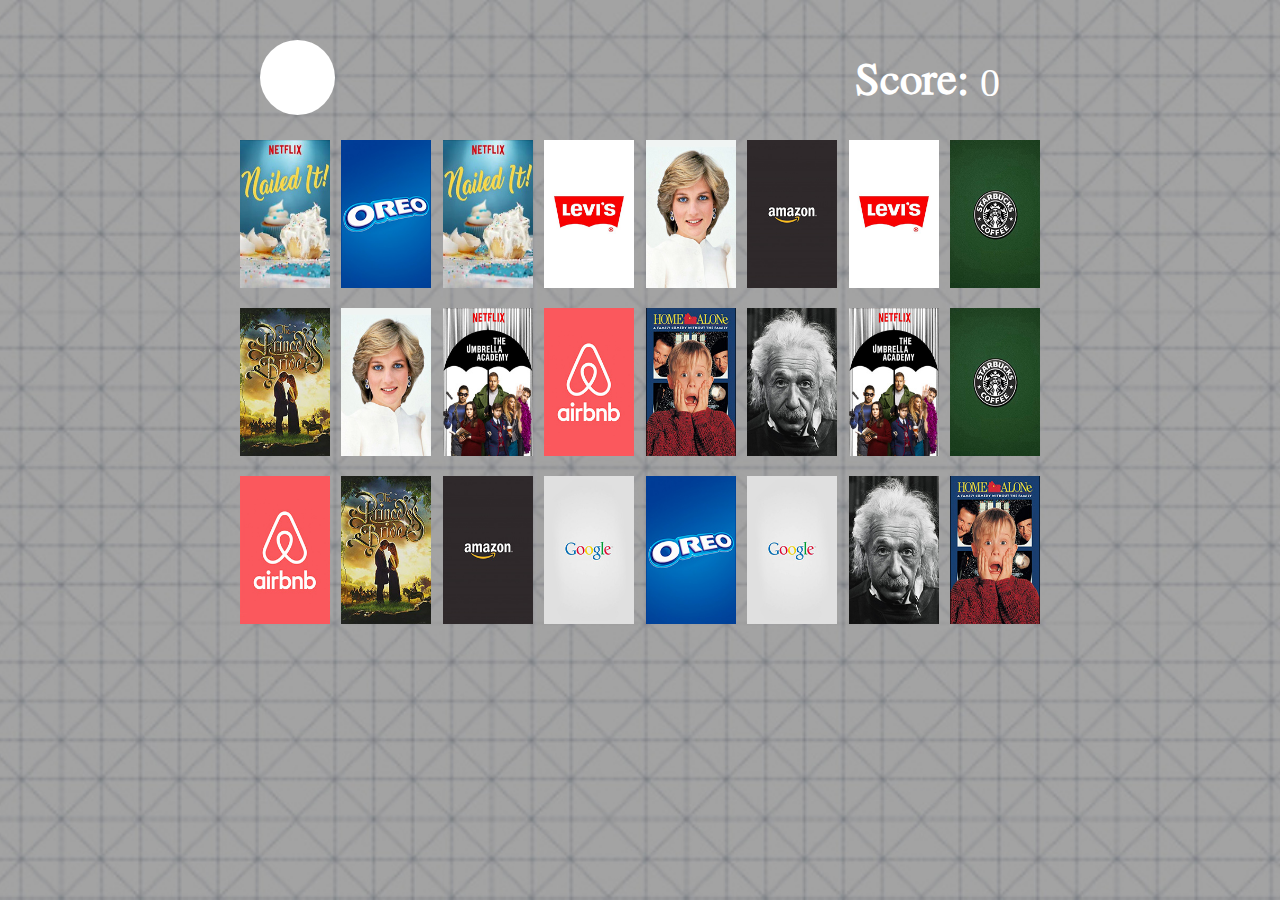
<file: ad5-All.html>
<!DOCTYPE html>
<html lang="en">
<head >
<meta charset="UTF-8">
<meta name="viewport" content="width=device-width, initial-scale=1.0">
<meta http-equiv="X-UA-Compatible" content="ie=edge">
<title>Memory Game - All</title>
<link rel="stylesheet" href="styles.css">

</head>
<body class="all-background"> 
        <div class="innercontainer">
        <header class="adultcontainer">
                <div id="countdown" class="countdown-brands"></div>
                <button id="see-cards" type="button">Flip cards for 2 points?</button>
                <div class="score-section">
                        <h1>Score:</h1> <span id="score"></span>
                </div>
        </header>

<div class="cards-container adultgame-container">

<div class="memory-card brandssize" data-framework="airbnb">
     <span class="overlay"></span> 
     <div class="innercard">
     <img class="front-card" src="images/brands/airbnb.jpg" alt="airbnb">
     <img class="back-card"  src="images/all/all-back.jpg" alt="allcards">
    </div>
</div>

<div class="memory-card brandssize" data-framework="airbnb"> 
        <span class="overlay"></span> 
        <div class="innercard">
        <img class="front-card" src="images/brands/airbnb.jpg" alt="airbnb">
        <img class="back-card"  src="images/all/all-back.jpg" alt="allcards">
    </div>
</div>
<div class="memory-card brandssize" data-framework="amazon"> 
                <span class="overlay"></span> 
        <div class="innercard">
        <img class="front-card" src="images/brands/amazon.jpg" alt="amazon">
        <img class="back-card"  src="images/all/all-back.jpg" alt="allcards"></div>
</div>
<div class="memory-card brandssize" data-framework="amazon"> 
        <span class="overlay"></span> 
        <div class="innercard">
        <img class="front-card" src="images/brands/amazon.jpg" alt="amazon">
        <img class="back-card"  src="images/all/all-back.jpg" alt="allcards"> </div>
</div>
<div class="memory-card brandssize" data-framework="Nailed_it"> 
        <span class="overlay"></span> 
        <div class="innercard">
        <img class="front-card" src="images/netflix/nailed-it.jpg" alt="Nailed_it">
        <img class="back-card"  src="images/all/all-back.jpg" alt="allcards">
    </div>
</div>
<div class="memory-card brandssize" data-framework="Nailed_it"> 
        <span class="overlay"></span> 
        <div class="innercard">
        <img class="front-card" src="images/netflix/nailed-it.jpg" alt="Nailed_it">
        <img class="back-card"  src="images/all/all-back.jpg" alt="allcards"> </div>
</div>
<div class="memory-card brandssize" data-framework="albert"> 
        <span class="overlay"></span> 
        <div class="innercard">
        <img class="front-card" src="images/celebrities/albert.jpg" alt="albert">
        <img class="back-card"  src="images/all/all-back.jpg" alt="allcards">
    </div>
</div>
<div class="memory-card brandssize" data-framework="albert"> 
        <span class="overlay"></span> 
        <div class="innercard">
        <img class="front-card" src="images/celebrities/albert.jpg" alt="albert">
        <img class="back-card"  src="images/all/all-back.jpg" alt="allcards">
    </div>
</div>
<div class="memory-card brandssize" data-framework="google"> 
        <span class="overlay"></span> 
        <div class="innercard">
        <img class="front-card" src="images/brands/google.jpg" alt="google">
        <img class="back-card"  src="images/all/all-back.jpg" alt="allcards"> </div>
</div>
<div class="memory-card brandssize" data-framework="google"> 
        <span class="overlay"></span> 
        <div class="innercard">
       <img class="front-card" src="images/brands/google.jpg" alt="google"> 
       <img class="back-card"  src="images/all/all-back.jpg" alt="allcards"></div>
</div>
<div class="memory-card brandssize" data-framework="levis"> 
        <span class="overlay"></span> 
        <div class="innercard">
        <img class="front-card" src="images/brands/levis.jpg" alt="levis">
        <img class="back-card"  src="images/all/all-back.jpg" alt="allcards"></div>
</div>
<div class="memory-card brandssize" data-framework="levis"> 
                <span class="overlay"></span> 
        <div class="innercard">
        <img class="front-card" src="images/brands/levis.jpg" alt="levis">
        <img class="back-card"  src="images/all/all-back.jpg" alt="allcards"></div>
</div>
<div class="memory-card brandssize" data-framework="diana"> 
        <span class="overlay"></span> 
        <div class="innercard">
        <img class="front-card" src="images/celebrities/diana.jpg" alt="diana">
        <img class="back-card"  src="images/all/all-back.jpg" alt="allcards">
    </div>
</div>
<div class="memory-card brandssize" data-framework="diana"> 
        <span class="overlay"></span> 
        <div class="innercard">
        <img class="front-card" src="images/celebrities/diana.jpg" alt="diana">
        <img class="back-card"  src="images/all/all-back.jpg" alt="allcards">
    </div>
</div>
<div class="memory-card brandssize" data-framework="oreo"> 
        <span class="overlay"></span> 
        <div class="innercard">
        <img class="front-card" src="images/brands/oreo.jpg" alt="oreo">
        <img class="back-card"  src="images/all/all-back.jpg" alt="allcards"></div>
</div>
<div class="memory-card brandssize" data-framework="oreo"> 
        <span class="overlay"></span> 
        <div class="innercard">
        <img class="front-card" src="images/brands/oreo.jpg" alt="oreo">
        <img class="back-card"  src="images/all/all-back.jpg" alt="allcards"></div>
</div>
<div class="memory-card brandssize" data-framework="home-alone"> 
        <span class="overlay"></span> 
        <div class="innercard">
        <img class="front-card" src="images/movies/home-alone.jpg" alt="home-alone">
        <img class="back-card"  src="images/all/all-back.jpg" alt="allcards">
    </div>
</div>
<div class="memory-card brandssize" data-framework="home-alone"> 
        <span class="overlay"></span> 
        <div class="innercard">
        <img class="front-card" src="images/movies/home-alone.jpg" alt="home-alone">
        <img class="back-card"  src="images/all/all-back.jpg" alt="allcards">
    </div>
</div>
<div class="memory-card brandssize" data-framework="umbrella-academy"> 
        <span class="overlay"></span> 
        <div class="innercard">
        <img class="front-card" src="images/netflix/umbrella-academy.jpg" alt="umbrella-academy">
        <img class="back-card"  src="images/all/all-back.jpg" alt="allcards">
    </div>
</div>
<div class="memory-card brandssize" data-framework="umbrella-academy"> 
                <span class="overlay"></span> 
                <div class="innercard">
                <img class="front-card" src="images/netflix/umbrella-academy.jpg" alt="umbrella-academy">
                <img class="back-card"  src="images/all/all-back.jpg" alt="allcards">
            </div>
        </div>
<div class="memory-card brandssize" data-framework="starbucks"> 
                <span class="overlay"></span> 
                <div class="innercard">
                
                <img class="front-card" src="images/brands/starbucks.jpg" alt="starbucks">
                
                <img class="back-card"  src="images/all/all-back.jpg" alt="allcards"></div>
        </div>
<div class="memory-card brandssize" data-framework="starbucks"> 
                <span class="overlay"></span> 
                <div class="innercard">
                <img class="front-card" src="images/brands/starbucks.jpg" alt="starbucks">
                <img class="back-card"  src="images/all/all-back.jpg" alt="allcards"></div>
                </div>
<div class="memory-card brandssize" data-framework="princess-bride"> 
                <span class="overlay"></span> 
                    <div class="innercard">
                    <img class="front-card" src="images/movies/princess-bride.jpg" alt="princess-bride">
                    <img class="back-card"  src="images/all/all-back.jpg" alt="allcards">
                </div>
        </div>
        <div class="memory-card brandssize" data-framework="princess-bride"> 
                <span class="overlay"></span> 
                <div class="innercard">
                <img class="front-card" src="images/movies/princess-bride.jpg" alt="princess-bride">
                <img class="back-card"  src="images/all/all-back.jpg" alt="allcards">
            </div>
        </div>
</div>
<div id="popup1" class="panel-overlay">
        <div class="popup">
            <div class="content-1">
                <h2>Congratulations 🎉</h2>
                <p>You're a winner 🎉🎉</p>
            </div>
            <div class="content-2">
                <p>Your final score is: <span id="score-pop"></span></p> 
                <p>Your final time is: <span id="time-pop"></span></p>
            </div>
        <div>
        <button id="back-home" type="button"><a href="index.html">Back to Home</a></button>
    </div>
    <div>
        <button id="score-board" type="button"><a href="score-board-ad.html">View Score Board</a></button>
    </div>
        </div>
    </div>

    <div id="popup2" class="panel-overlay">
        <div class="popup">
            <div class="content-1">
                <h2>Game Over!</h2>
            </div>
            <div class="content-2">
                <p>Sorry you lost &#x2620;</p>
                <p id="game-over-score"> Your score went below 0!</p>
                <p id="game-over-time"> You ran out of time!</p>
            </div>
            <button id="try-again" onClick="window.location.reload();">
                Try Again
            </button>
        </div>
    </div>

    
    
</div>

<script src="script-adults.js"></script>  
</body>
</html>
</file>
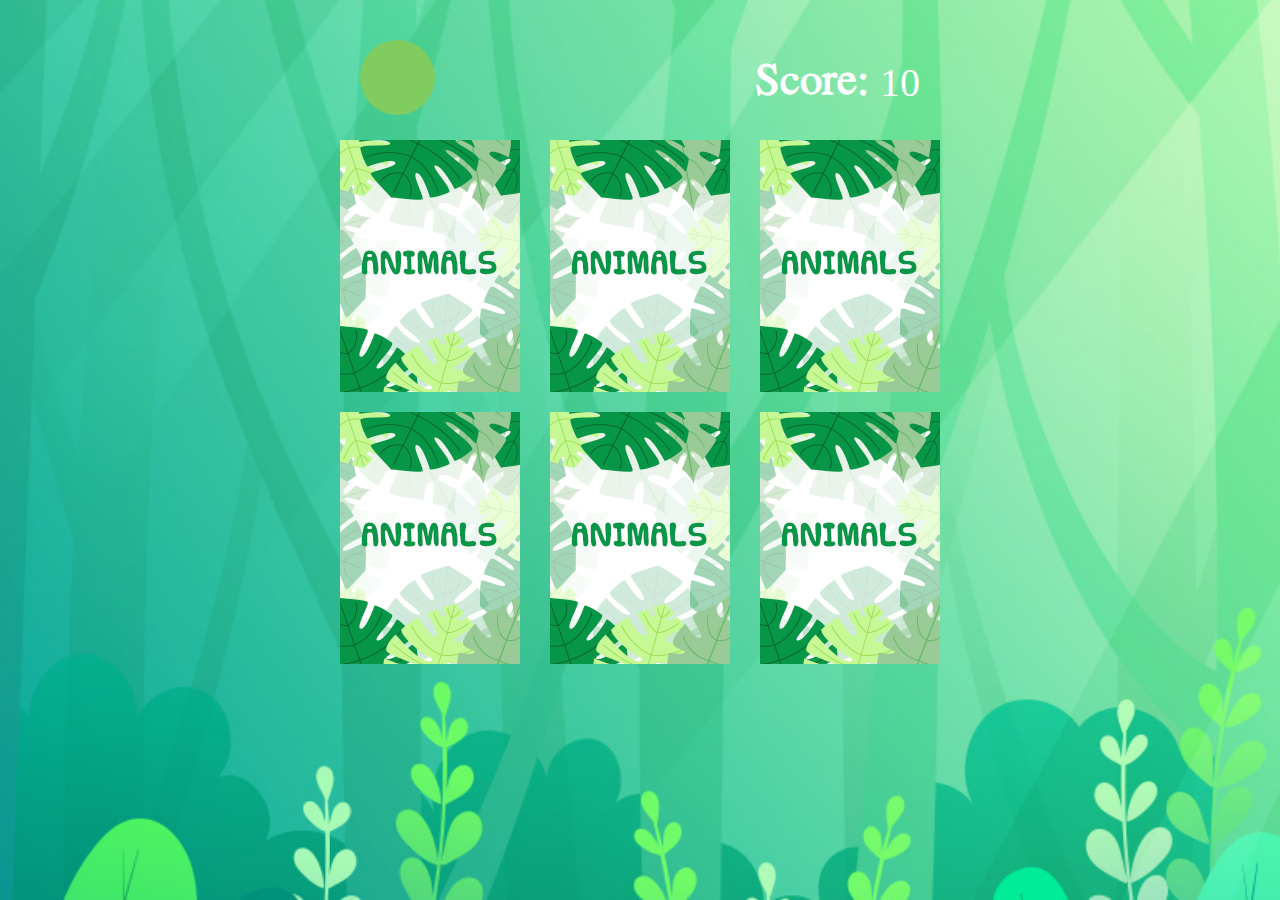
<file: ch1-Animals.html>
<!DOCTYPE html>
<html lang="en">
<head >
<meta charset="UTF-8">
<meta name="viewport" content="width=device-width, initial-scale=1.0">
<meta http-equiv="X-UA-Compatible" content="ie=edge">
<title>Memory Game - Animals</title>
<link rel="stylesheet" href="styles.css">

</head>
<body class="animalbkgd">
    <div class="innercontainer">
    <header class="child-container">
    <div id="countdown" class="countdown-animal"></div>
    <div class="score-section">
    <h1>Score:</h1> <span id="ch-score"></span>
    </div>
    </header>


<div class="cards-container childgame-container">

<div class="memory-card animalsize" data-framework="deer">
     <span class="overlay"></span> 
     <div class="innercard">
        <img class="front-card" src="images/animals/deer.jpg" alt="deer">
        <img class="back-card"  src="images/animals/animalbkgd.jpg" alt="animals">
     </div>
</div>

<div class="memory-card animalsize" data-framework="deer"> 
        <span class="overlay"></span> 
        <div class="innercard">
        <img class="front-card" src="images/animals/deer.jpg" alt="deer">
        <img class="back-card"  src="images/animals/animalbkgd.jpg" alt="animals">
        </div>
</div>
<div class="memory-card animalsize" data-framework="koala">
        <span class="overlay"></span> 
        <div class="innercard">
        <img class="front-card" src="images/animals/koala.jpg" alt="koala">
        <img class="back-card"  src="images/animals/animalbkgd.jpg" alt="animals">
        </div>
</div>
<div class="memory-card animalsize" data-framework="koala"> 
        <span class="overlay"></span> 
        <div class="innercard">
        <img class="front-card" src="images/animals/koala.jpg" alt="koala">
        <img class="back-card"  src="images/animals/animalbkgd.jpg" alt="animals">
        </div>
</div>
<div class="memory-card animalsize" data-framework="panda"> 
        <span class="overlay"></span> 
        <div class="innercard">
        <img class="front-card" src="images/animals/panda.jpg" alt="panda">
        <img class="back-card"  src="images/animals/animalbkgd.jpg" alt="animals">
        </div>
</div>
<div class="memory-card animalsize" data-framework="panda"> 
        <span class="overlay"></span> 
        <div class="innercard">
        <img class="front-card" src="images/animals/panda.jpg" alt="panda">
        <img class="back-card"  src="images/animals/animalbkgd.jpg" alt="animals">
        </div>
</div>
</div>

<div id="popup1" class="panel-overlay">
        <div class="popup">
            <div class="content-1">
                <h2>Congratulations 🎉</h2>
                <p>You're a winner 🎉🎉</p>
            </div>
            <div class="content-2">
                <p>Your score is <span id="ch-score-pop"></span></p>
                <p>Your remaining time is <span id="ch-time-pop"></span></p>
                <p>Your score and remaining time will carry over to the next level.</p>
                <p>Click on Next Level when you're ready!</p>
            </div>
            <a id="next-level" href="ch2-Disney.html">Next Level</a>
        </div>
    </div>

    <div id="popup2" class="panel-overlay">
        <div class="popup">
            <div class="content-1">
                <h2>Game Over!</h2>
            </div>
            <div class="content-2">
                <p>Sorry you lost &#x2620;</p>
                <p id="game-over-score"> Your score went below 0!</p>
                <p id="game-over-time"> You ran out of time!</p>
            </div>
            <button id="try-again" onClick="window.location.reload();">
                Try Again
            </button>
        </div>
    </div>

    
    
</div>

<script src="main.js"></script> 
<script src="script-children.js"></script> 
 
</body>
</html>
</file>
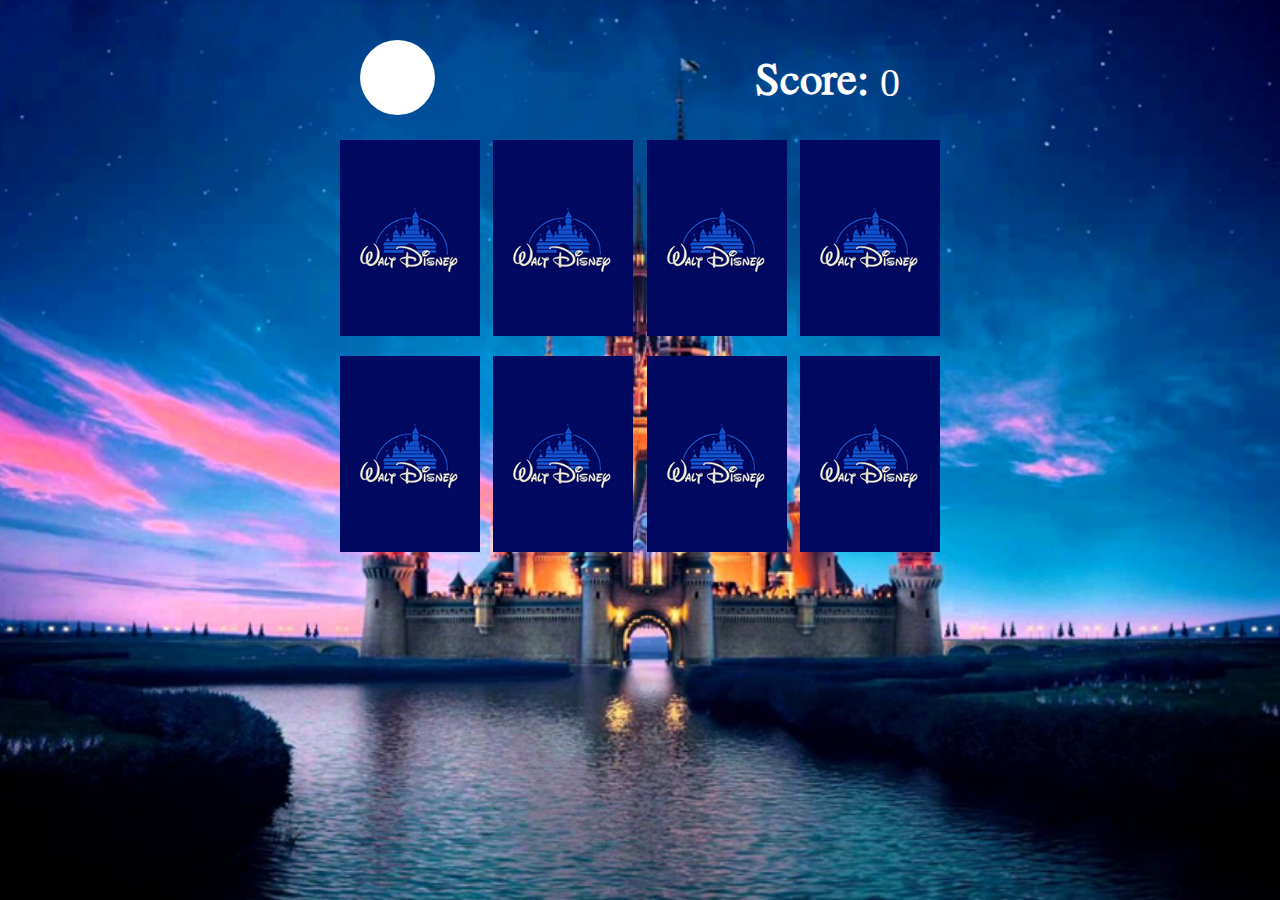
<file: ch2-Disney.html>
<!DOCTYPE html>
<html lang="en">
<head >
<meta charset="UTF-8">
<meta name="viewport" content="width=device-width, initial-scale=1.0">
<meta http-equiv="X-UA-Compatible" content="ie=edge">
<title>Memory Game - Disney Cartoons</title>
<link rel="stylesheet" href="styles.css">
</head>
<body class="disneybkgd">
    <div class="innercontainer">
    <header class="child-container">
        <div id="countdown" class="countdown-disney"></div>
        <div class="score-section">
            <h1>Score:</h1> <span id="ch-score"></span>
        </div>
    </header>

<div class="cards-container childgame-container">

<div class="memory-card disneysize" data-framework="mickey">
     <span class="overlay"></span>
     <div class="innercard">
     <img class="front-card" src="images/disney/mickey-mouse.jpg" alt="mickey">
     <img class="back-card"  src="images/disney/disneybkgd.jpg" alt="disney">
     </div>
</div>

<div class="memory-card disneysize" data-framework="mickey"> 
        <span class="overlay"></span> 
        <div class="innercard">
        <img class="front-card" src="images/disney/mickey-mouse.jpg" alt="mickey">
        <img class="back-card"  src="images/disney/disneybkgd.jpg" alt="disney">
        </div>
</div>
<div class="memory-card disneysize" data-framework="minnie"> 
        <span class="overlay"></span> 
        <div class="innercard">
        <img class="front-card" src="images/disney/minnie-mouse.jpg" alt="minnie">
        <img class="back-card"  src="images/disney/disneybkgd.jpg" alt="disney">
        </div>
</div>
<div class="memory-card disneysize" data-framework="minnie"> 
        <span class="overlay"></span> 
        <div class="innercard">
        <img class="front-card" src="images/disney/minnie-mouse.jpg" alt="minnie">
        <img class="back-card"  src="images/disney/disneybkgd.jpg" alt="disney">
        </div>
</div>
<div class="memory-card disneysize" data-framework="goofy"> 
        <span class="overlay"></span> 
        <div class="innercard">
        <img class="front-card" src="images/disney/goofy.jpg" alt="goofy">
        <img class="back-card"  src="images/disney/disneybkgd.jpg" alt="disney">
        </div>
</div>
<div class="memory-card disneysize" data-framework="goofy"> 
        <span class="overlay"></span> 
        <div class="innercard">
        <img class="front-card" src="images/disney/goofy.jpg" alt="goofy">
        <img class="back-card"  src="images/disney/disneybkgd.jpg" alt="disney">
        </div>
</div>
<div class="memory-card disneysize" data-framework="donald"> 
        <span class="overlay"></span> 
        <div class="innercard">
        <img class="front-card" src="images/disney/donald-duck.jpg" alt="donald">
        <img class="back-card"  src="images/disney/disneybkgd.jpg" alt="disney">
        </div>
</div>
<div class="memory-card disneysize" data-framework="donald"> 
        <span class="overlay"></span> 
        <div class="innercard">
        <img class="front-card" src="images/disney/donald-duck.jpg" alt="donald">
        <img class="back-card"  src="images/disney/disneybkgd.jpg" alt="disney">
        </div>
</div>
</div>

<div id="popup1" class="panel-overlay">
        <div class="popup">
            <div class="content-1">
                <h2>Congratulations 🎉</h2>
                <p>You're a winner 🎉🎉</p>
            </div>
            <div class="content-2">
                <p>Your score is <span id="ch-score-pop"></span></p>
                <p>Your remaining time is <span id="ch-time-pop"></span></p>
                <p>Your score and remaining time will carry over to the next level.</p>
                <p>Click on Next Level when you're ready!</p>
            </div>
            <a id="next-level" href="ch3-Toys.html">Next Level</a>
        </div>
    </div>

    <div id="popup2" class="panel-overlay">
        <div class="popup">
            <div class="content-1">
                <h2>Game Over!</h2>
            </div>
            <div class="content-2">
                <p>Sorry you lost &#x2620;</p>
                <p id="game-over-score"> Your score went below 0!</p>
                <p id="game-over-time"> You ran out of time!</p>
            </div>
            <button id="try-again" onClick="window.location.reload();">
                Try Again
            </button>
        </div>
    </div>

</div>



<script src="main.js"></script> 
<script src="script-children.js"></script>  


</body>
</html>
</file>
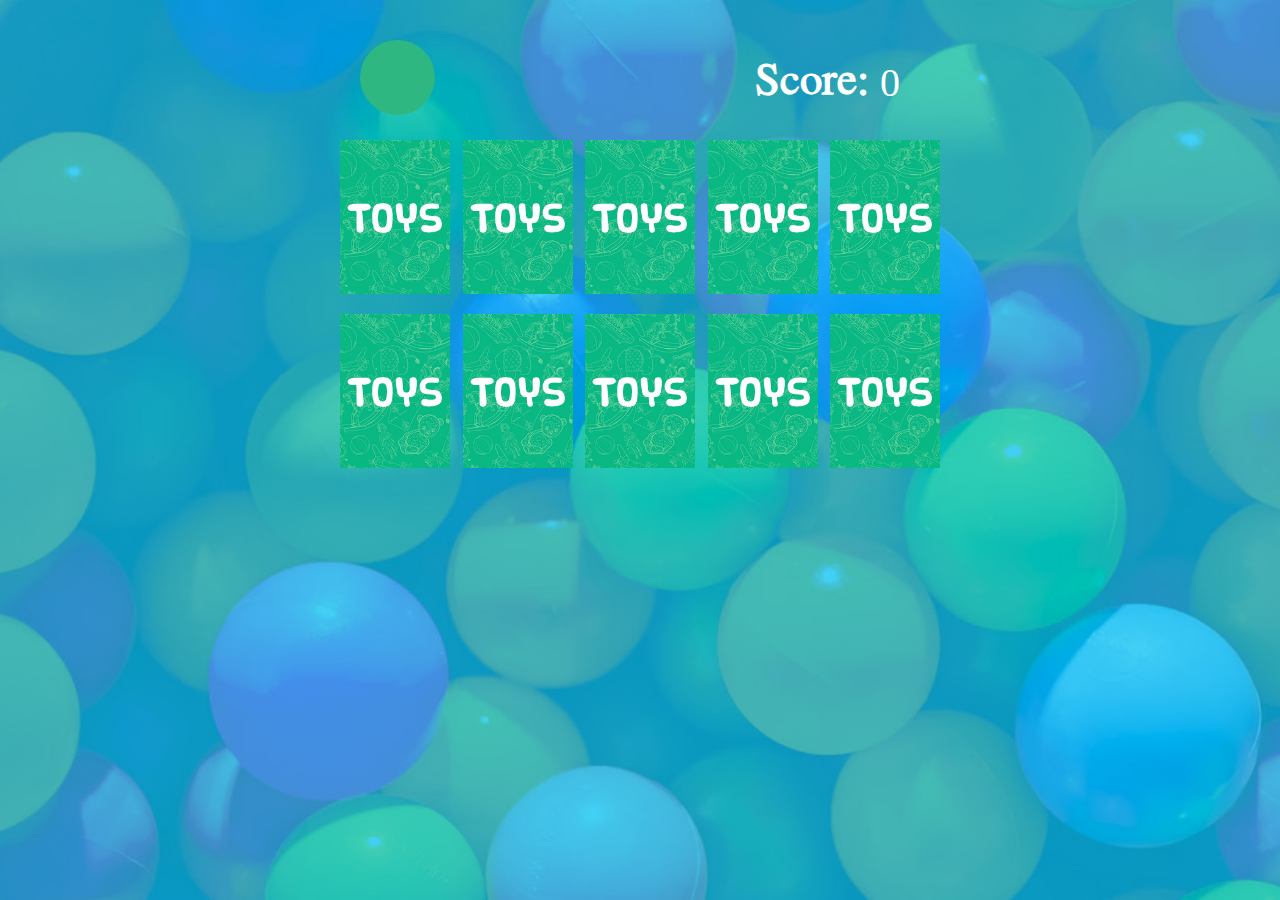
<file: ch3-Toys.html>
<!DOCTYPE html>
<html lang="en">
<head>
<meta charset="UTF-8">
<meta name="viewport" content="width=device-width, initial-scale=1.0">
<meta http-equiv="X-UA-Compatible" content="ie=edge">
<title>Memory Game - Toys</title>
<link rel="stylesheet" href="styles.css">

</head>
<body class="toybkgd">
        <div class="innercontainer">
        <header class="child-container">
                <div id="countdown" class="countdown-toys"></div>
                <div class="score-section">
                        <h1>Score:</h1> <span id="ch-score"></span>
                </div>
        </header>

<div class="cards-container childgame-container">

<div class="memory-card toysize" data-framework="barbie">
        <span class="overlay"></span> 
        <div class="innercard">
        <img class="front-card" src="images/toys/barbie.jpg" alt="barbie">
        <img class="back-card"  src="images/toys/toybkgd.jpg" alt="toys">
        </div>
</div>

<div class="memory-card toysize" data-framework="barbie"> 
        <span class="overlay"></span> 
        <div class="innercard">
        <img class="front-card" src="images/toys/barbie.jpg" alt="barbie">
        <img class="back-card"  src="images/toys/toybkgd.jpg" alt="toys">
        </div>
</div>

<div class="memory-card toysize" data-framework="greenarmymen"> 
        <span class="overlay"></span> 
        <div class="innercard">
        <img class="front-card" src="images/toys/greenarmymen.jpg" alt="greenarmymen">
        <img class="back-card"  src="images/toys/toybkgd.jpg" alt="toys">
        </div>
</div>

<div class="memory-card toysize" data-framework="greenarmymen"> 
        <span class="overlay"></span> 
        <div class="innercard">
        <img class="front-card" src="images/toys/greenarmymen.jpg" alt="greenarmymen">
        <img class="back-card"  src="images/toys/toybkgd.jpg" alt="toys">
        </div>
</div>

<div class="memory-card toysize" data-framework="hotwheels"> 
        <span class="overlay"></span> 
        <div class="innercard">
        <img class="front-card" src="images/toys/hotwheels.jpg" alt="hotwheels">
        <img class="back-card"  src="images/toys/toybkgd.jpg" alt="toys">
        </div>
</div>

<div class="memory-card toysize" data-framework="hotwheels"> 
        <span class="overlay"></span> 
        <div class="innercard">
        <img class="front-card" src="images/toys/hotwheels.jpg" alt="hotwheels">
        <img class="back-card"  src="images/toys/toybkgd.jpg" alt="toys">
        </div>
</div>

<div class="memory-card toysize" data-framework="legos"> 
        <span class="overlay"></span> 
        <div class="innercard">
        <img class="front-card" src="images/toys/legos.jpg" alt="legos">
        <img class="back-card"  src="images/toys/toybkgd.jpg" alt="toys">
        </div>
</div>

<div class="memory-card toysize" data-framework="legos"> 
        <span class="overlay"></span> 
        <div class="innercard">
        <img class="front-card" src="images/toys/legos.jpg" alt="legos">
        <img class="back-card"  src="images/toys/toybkgd.jpg" alt="toys">
        </div>
</div>

<div class="memory-card toysize" data-framework="mylittlepony"> 
        <span class="overlay"></span> 
        <div class="innercard">
        <img class="front-card" src="images/toys/mylittlepony.jpg" alt="mylittlepony">
        <img class="back-card"  src="images/toys/toybkgd.jpg" alt="toys">
        </div>
</div>

<div class="memory-card toysize" data-framework="mylittlepony"> 
        <span class="overlay"></span> 
        <div class="innercard">
        <img class="front-card" src="images/toys/mylittlepony.jpg" alt="mylittlepony">
        <img class="back-card"  src="images/toys/toybkgd.jpg" alt="toys">
        </div>
</div>
</div>

<div id="popup1" class="panel-overlay">
        <div class="popup">
            <div class="content-1">
                <h2>Congratulations 🎉</h2>
                <p>You're a winner 🎉🎉</p>
            </div>
            <div class="content-2">
                <p>Your final score is <span id="ch-score-pop"></span></p> 
                <p>Your remaining time is <span id="ch-time-pop"></span></p>
            </div>
        <div>
        <button id="back-home" type="button"><a href="index.html">Back to Home</a></button>
    </div>
    <div>
        <button id="ch-score-board" type="button"><a href="score-board-ch.html">View Score Board</a></button>
    </div>
        </div>
    </div>

    <div id="popup2" class="panel-overlay">
            <div class="popup">
                <div class="content-1">
                    <h2>Game Over!</h2>
                </div>
                <div class="content-2">
                    <p>Sorry you lost &#x2620;</p>
                    <p id="game-over-score"> Your score went below 0!</p>
                    <p id="game-over-time"> You ran out of time!</p>
                </div>
                <button id="try-again" onClick="window.location.reload();">
                    Try Again
                </button>
            </div>
        </div>
    
    
</div>

<script src="script-children.js"></script>  
</body>
</html>
</file>
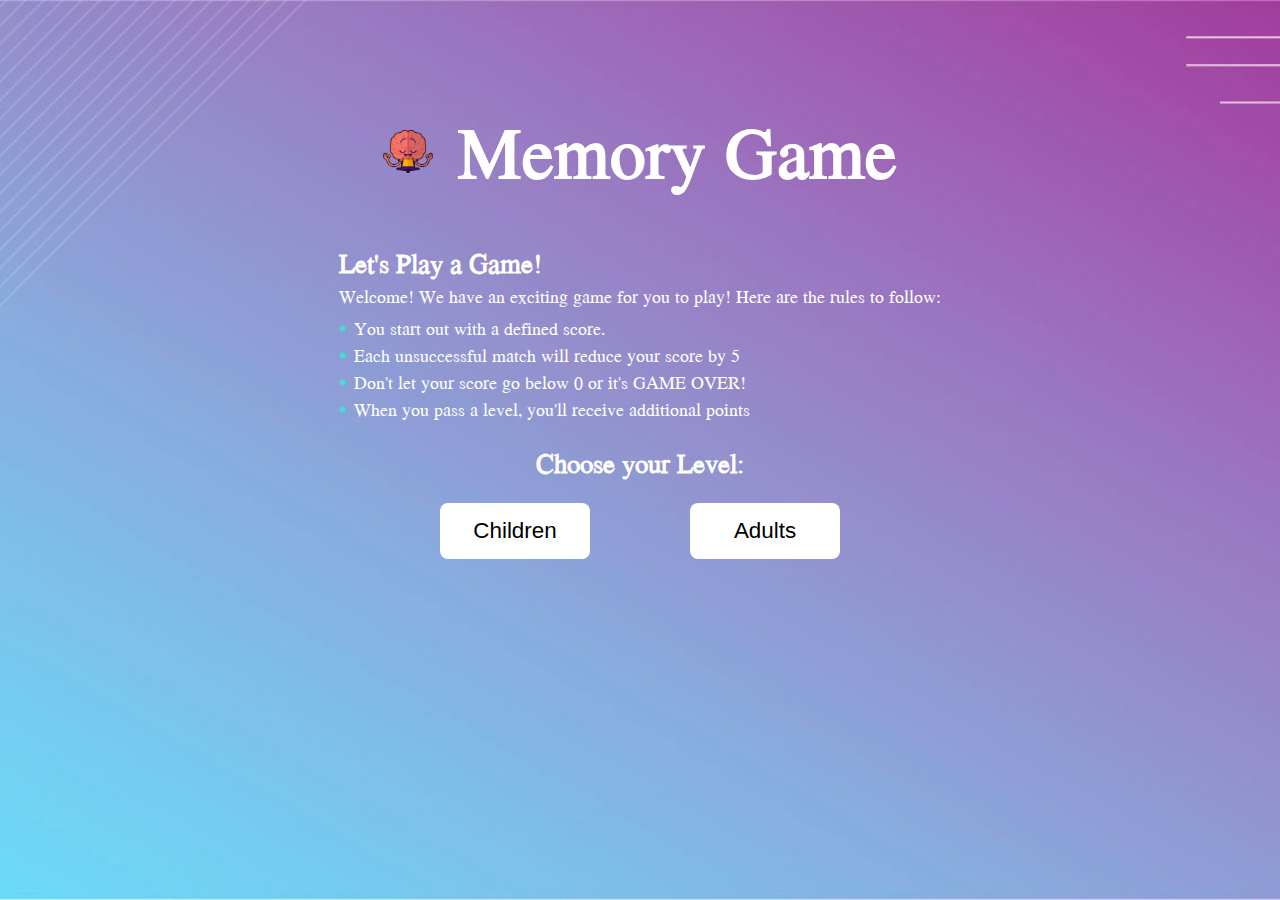
<file: main.html>
<!DOCTYPE html>
<html>
<head>
<title>Memory Game</title>
<link rel="stylesheet" href="main-styles.css">
</head>
<body>
    <div class="container">
    <header>
        <img src="./images/brain-cartoon.png" alt="Mascot" />
        <h1>Memory Game</h1>
    </header>

<section class="description">
    <h2>Let's Play a Game!</h2>
    <p>Welcome! We have an exciting game for you to play! Here are the rules to follow:</p>
        <ul>
            <li>You start out with a defined score.</li>
            <li>Each unsuccessful match will reduce your score by 5</li>
            <li>Don't let your score go below 0 or it's GAME OVER!</li>
            <li>When you pass a level, you'll receive additional points</li>
        </ul>
</section>

    <section class="level-title"><h2>Choose your Level:</h2></section>
    <section class="game-btns"> 
        <button id="child" type="button">Children</button>
        <button id="adult" type="button">Adults</button>
    </section>

<div id="children-popup" class="panel-overlay-main">
     <div class="popup">
      <div class="content-1">
       <h2>Level 1 of 3</h2></div>
        <div class="content-2">
         <p>On each level before the game starts, you will have a few seconds to see the location of the cards before they flip, are you ready to test your memory? If yes, please enter your name and press Start. </p>
        </div>
        <div class="content-2">
        <input type="text" id="fname" placeholder="Name" >
        </div>
        <button id="start-children"> Start</a></button>
        </div>
    </div>
    
<div id="adult-popup" class="panel-overlay-main">
    <div class="popup">
      <div class="content-1">
        <h2>Level 1 of 5</h2>
      </div>
     <div class="content-2">
      <p>On each level before the game starts, you will have a few seconds to see the location of the cards before they flip, are you ready to test your memory? If yes, please enter your name and press Start. </p>
    </div>
      <div class="content-2">
      <input type="text" id="fname" placeholder="Name">
      </div>
      <button id="start-adult"> Start</a></button>
    </div>
</div>
</div>

<script src="main.js"></script>
<script src="script.js"></script>     
</body>
</html>
</file>
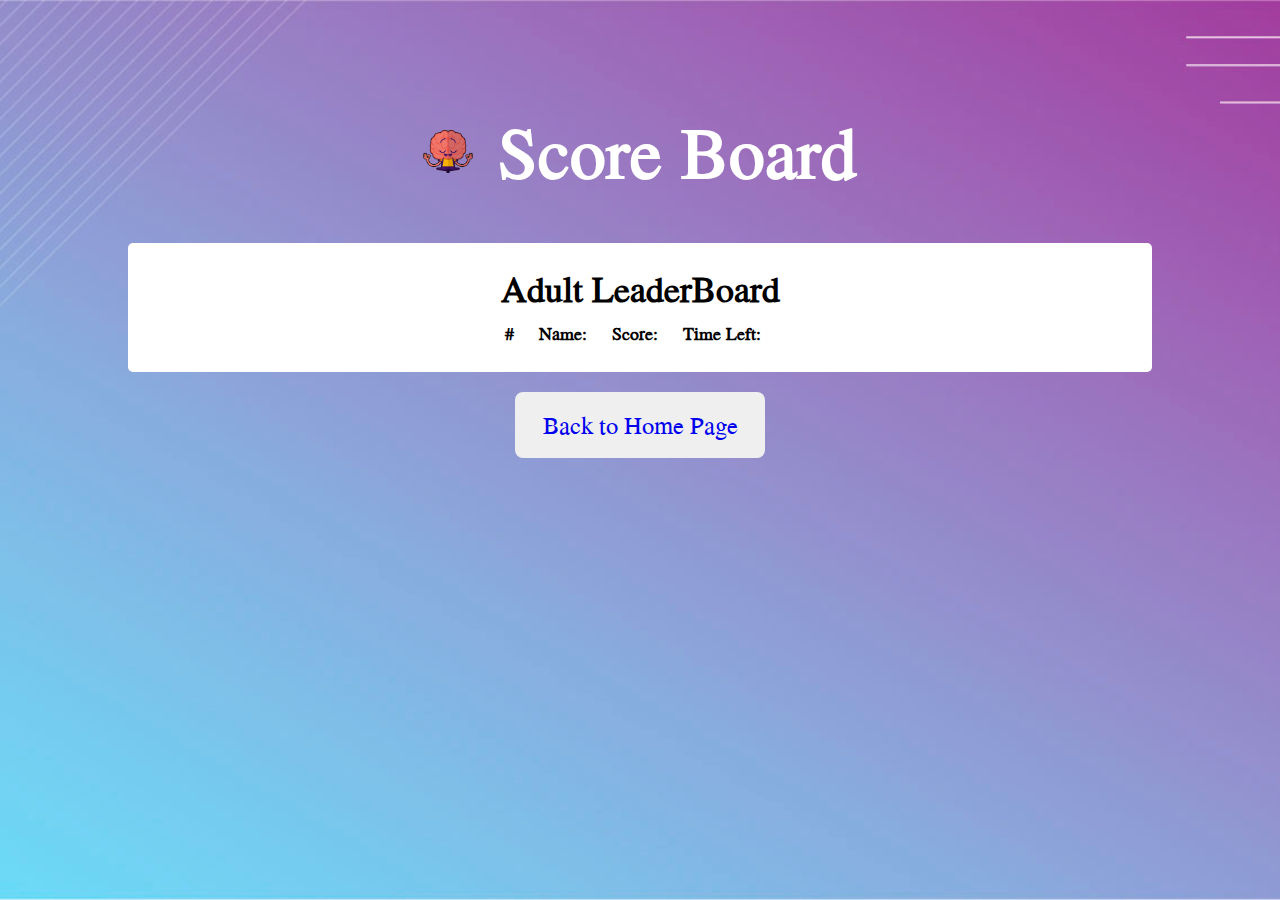
<file: score-board-ad.html>
<!DOCTYPE html>
<html lang="en">
<head>
<meta charset="UTF-8">
<meta name="viewport" content="width=device-width, initial-scale=1.0">
<meta http-equiv="X-UA-Compatible" content="ie=edge">
<title>Score Board</title>
<link rel="stylesheet" href="main-styles.css">

</head>
<body>
    <div class="container">
    <header>
        <img src="./images/brain-cartoon.png" alt="Mascot" />
        <h1>Score Board</h1><span></span>
    </header>

<section class="scores-description">
    <div class="score-container">
            <h1>Adult LeaderBoard</h1>
        <table>
            <thead>
                <tr>
                <th class="row-num">#</th>
                <th class="row-name">Name:</th>
                <th class="row-score">Score:</th>
                <th class="row-time">Time Left:</th>
                </tr>
            </thead>
            <tbody id="high-scores">
            </tbody>
        </table>
    </div>
</section>

    <section class="home-btn"> 
        <button id="return" type="button"><a href="index.html">Back to Home Page</a></button>
    </section>
</div>

<script src="script-adults.js"></script> 
<script src="main.js"></script> 
<script src="scoreboard-ad.js"></script>  
</body>
</html>
</file>
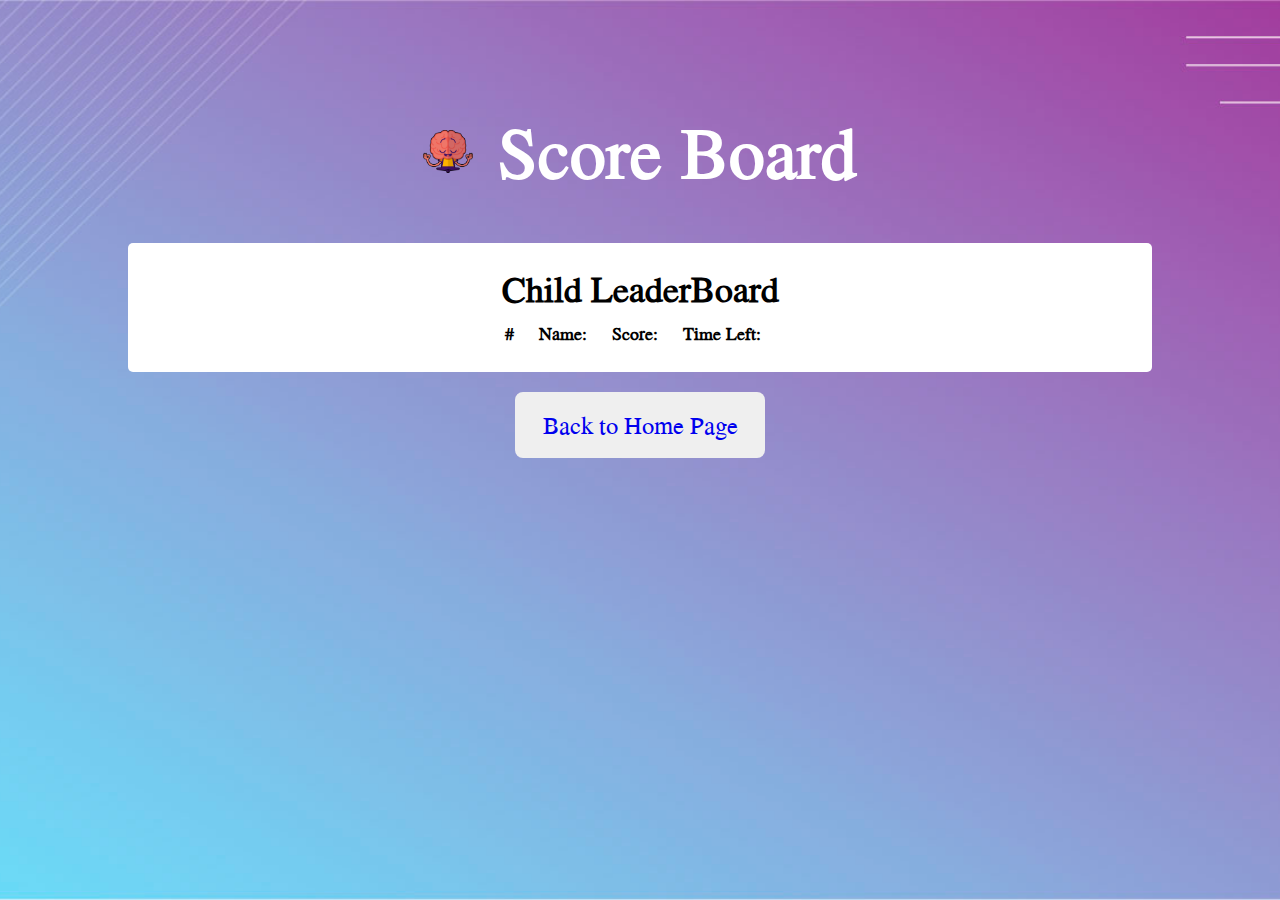
<file: score-board-ch.html>
<!DOCTYPE html>
<html lang="en">
<head >
<meta charset="UTF-8">
<meta name="viewport" content="width=device-width, initial-scale=1.0">
<meta http-equiv="X-UA-Compatible" content="ie=edge">
<title>Score Board</title>
<link rel="stylesheet" href="main-styles.css">

</head>
<body>
    <div class="container">
    <header>
        <img src="./images/brain-cartoon.png" alt="Mascot" />
        <h1>Score Board</h1><span></span>
    </header>

<section class="scores-description">
    <div class="score-container">
        <h1>Child LeaderBoard</h1>
    <table>
        <thead>
            <tr>
            <th class="row-num">#</th>
            <th class="row-name">Name:</th>
            <th class="row-score">Score:</th>
            <th class="row-time">Time Left:</th>
            </tr>
        </thead>
        <tbody id="ch-high-scores">
        </tbody>
    </table>
    </div>
</section>

    <section class="home-btn"> 
        <button id="return" type="button"><a href="index.html">Back to Home Page</a></button>
    </section>
</div>

<script src="script-children.js"></script> 
<script src="main.js"></script> 
<script src="scoreboard-ch.js"></script>  
</body>
</html>
</file>
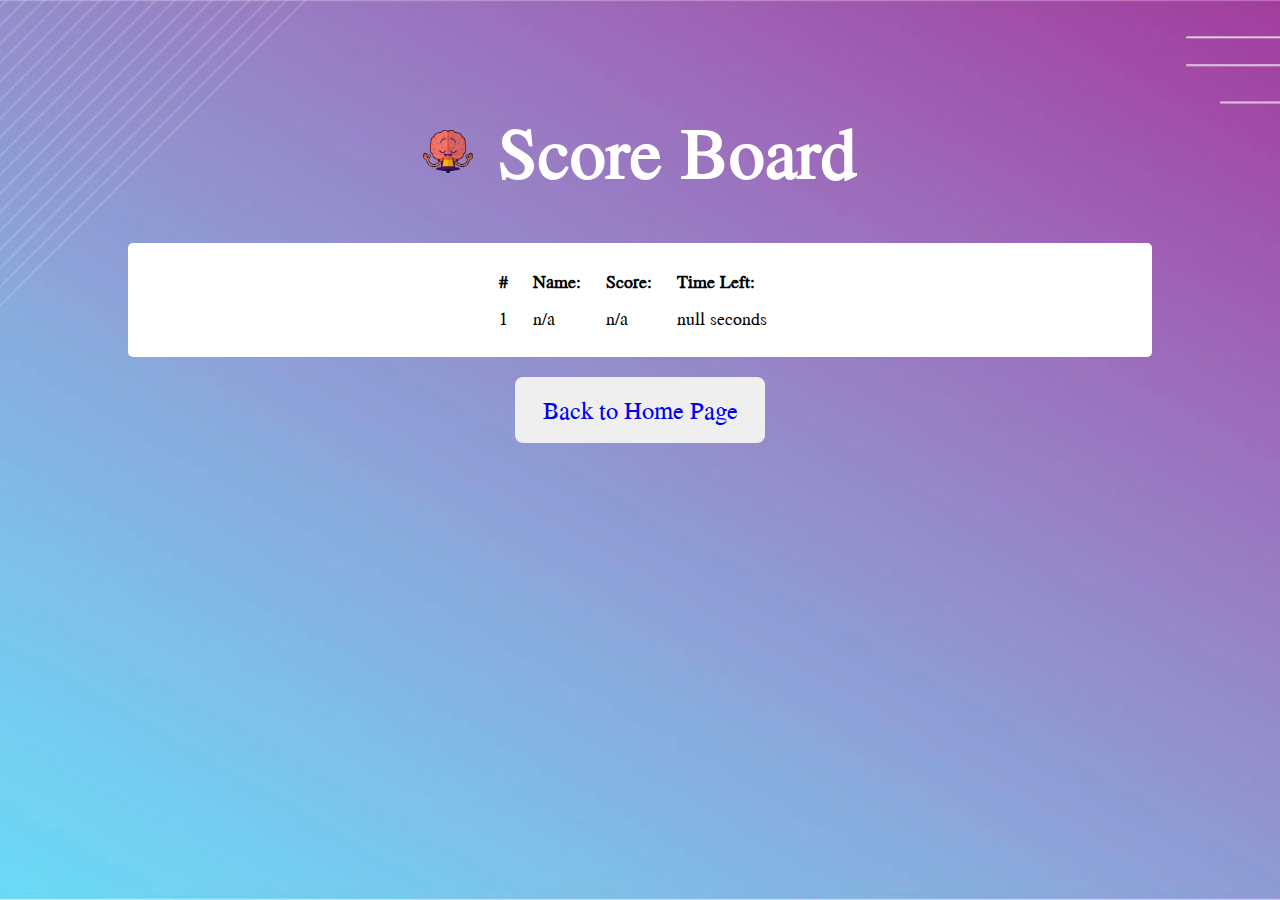
<file: score-board.html>
<!DOCTYPE html>
<html lang="en">
<head >
<meta charset="UTF-8">
<meta name="viewport" content="width=device-width, initial-scale=1.0">
<meta http-equiv="X-UA-Compatible" content="ie=edge">
<title>Score Board</title>
<link rel="stylesheet" href="main-styles.css">

</head>
<body>
    <div class="container">
    <header>
        <img src="./images/brain-cartoon.png" alt="Mascot" />
        <h1>Score Board</h1><span></span>
    </header>

<section class="scores-description">
    <div class="score-container">
    <!-- <div class="scorelist">
    <ol class="high-scores">
    </ol>
    </div> -->
    <table>
        <thead>
            <tr>
            <th class="row-num">#</th>
            <th class="row-name">Name:</th>
            <th class="row-score">Score:</th>
            <th class="row-time">Time Left:</th>
            </tr>
        </thead>
        <tbody id="high-scores">
        </tbody>
    </table>
    </div>
</section>

    <section class="home-btn"> 
        <button id="return" type="button"><a href="index.html">Back to Home Page</a></button>
    </section>
</div>

<script src="script.js"></script> 
<script src="main.js"></script> 
<script src="scoreboard.js"></script>  
</body>
</html>
</file>
<file: main-styles.css>
@import url('https://fonts.googleapis.com/css?family=Jomolhari&display=swap');
* {
    margin: 0;
    padding: 0;
    /* transition: all 1s; */
}


h1, h2, h3, h4, h5, h6, p, li, a {
    font-family: 'Jomolhari', serif;
}
body{
    background: url(images/bkgd.jpg) no-repeat center center fixed;
    background-size: cover;
    width: 100%;
    height: 100%;
}
img {
    width: 100%;
    height: auto;
}
.container {
    display: flex;
    flex-direction: column;
    justify-content: flex-start;
    align-items: center;
    overflow: hidden; 
    width: 100%;
    margin-top:100px;
}
.innercontainer {
    width: 85%;
    margin: 0 auto;
    position: relative;
}
.flexbox {
    display: flex;
    justify-content: center;
    flex-direction: column;
    align-items: center;
}
a{
    text-decoration: none;
}
/* Header */
header {
    display: flex;
    align-items: center;
    padding: 0 0 40px;
}
header img {
    width: 50px;
}

header h1 {
    font-size: 4em;
    padding-left: 25px;
    color: white;
}
/* Section Description */
.description h2 {color: white;}
.description p {
    padding-bottom: 5px;
    color: white;
}
.description ul {
    list-style: none;
    padding-left: 15px;
    margin-bottom: 20px;
}
.description ul li {
    color: white;
}
.description ul li::before{
    content: "\2022";
    color: turquoise; /* Change the color */
    font-weight: bold;
    display: inline-block; 
    width: 1em;
    margin-left: -1em;
}
/* Game Buttons */
.level-title h2 {color: white;}
.game-btns {
    padding: 20px 0;
    width: 400px;
    display: flex;
    justify-content: space-between;
}
.game-btns button {
    background-color: #ffffff;
    padding: 15px 20px;
    font-size: 1.4em;
    width: 150px;
    border-radius: 8px;
    border: none;
    cursor: pointer;
    transition: all 1s;
}
.game-btns button:hover {
    background-color: turquoise;
}
/*Pop Ups */
.popup {
	margin: 70px auto;
	padding: 20px;
	background: #ffffff;
	border-radius: 5px;
	width: 85%;
	position: relative;
    font-family: 'Jomolhari', serif;
    text-align: center;
}
.popup .close {
	position: absolute;
	top: 0px;
	right: 20px;
	transition: all 200ms;
	font-size: 30px;
	font-weight: bold;
	text-decoration: none;
	color: #333;
}
.popup .close:hover {
	color: #ed1c24;
}

.popup h2 {
	margin-top: 0;
    color: #333;
    font-size: 2em;
}
.popup .content-1,
.content-2 {
	max-height: 30%;
	overflow: auto;
    text-align: center;
    margin-bottom: 30px;
}
.popup button {
    padding: 10px 15px;
    font-size: 1.2em;
    border-radius: 5px;
    color: white;
    background-color: #4CAF50;
    transition: all 1s;
    cursor: pointer;
}
.popup button a {
    color: #ffffff;
}
.popup button:hover {
    background-color: green;
}

.panel-overlay-main {
	position: absolute;
	background: rgba(0, 0, 0, 0.5);
	transition: opacity 500ms;
	visibility: hidden; 
    opacity: 0;
    margin: 0 auto; 
    width: 100%;
    box-shadow:  0px 0px 0px 9999px rgba(0, 0, 0, 0.5);
  }
#children-popup {
position: absolute;
width: 600px;
}
#adult-popup {
    width: 600px;
    }

.show {
	visibility: visible !important;
	opacity: 100 !important;
}
.content-2 input {
    border: 1px solid #333;
    padding: 8px 5px;
    font-size: 1.2em;
    border-radius: 3px;
}

/*ScoreBoard*/
.scores-description {
    width: 80%;
    background-color: #ffffff;
    margin: 0 auto;
    border-radius: 5px;
    padding: 20px 30px;
    box-sizing: border-box;
}
table {
    border-collapse: collapse;
    margin: 0 auto;
}
th, td {
    padding: 5px 20px 5px 5px;
    text-align: left;
    font-family: 'Jomolhari', serif;
    font-size: 1em;
}
th {
    font-weight: bold;
}
td {
    white-space: nowrap;
    overflow: hidden;
}
.num-align, .row-num {
    text-align: center;
}
.scores-description h1 {
    text-align: center;
}
.home-btn {
    padding: 20px 0;
    width: 400px;
    display: flex;
    justify-content: center;
}
.home-btn button {
    padding: 15px 20px;
    font-size: 1.4em;
    width: 250px;
    border-radius: 8px;
    border: none;
}
.home-btn button:hover {
    background-color: turquoise;
}

.high-scores{
    color:blue;
    
}
.high-scores li{
    word-spacing: 10px;
}

@media all and (max-width: 767px) {
    .container {
        margin: 30px 0;
    }
    header {
        flex-direction: column;
        justify-content: center;
        padding: 0 0 30px;
    }
    header img {
        width: 100px;
    }
    header h1 {
        text-align: center;
        padding-left: 0;
        line-height: 1.3em;
    }
    .description {
        width: 80%;
        margin: 0 auto;
    }
    .description h2 {
        text-align: center;
        padding-bottom: 10px;
    }
    .description p {
        padding-bottom: 10px;
    }
    .description ul li {
        padding-bottom: 4px;
    }
    .game-btns {
        width: 80%;
        flex-direction: column;
        align-items: center;
    }
    .game-btns button {
        margin-bottom: 8px;
    }
    #children-popup {
        position: absolute;
        width: 80%;
    }
    #adult-popup {
        width: 80%;
    }
}
</file>
<file: styles.css>
@import url('https://fonts.googleapis.com/css?family=Jomolhari&display=swap');
* {
    margin: 0;
    padding: 0;
    /* transition: all 1s; */
}


h1, h2, h3, h4, h5, h6, p, li, a {
    font-family: 'Jomolhari', serif;
}
body{
    display: block;
    background: url(images/bkgd.jpg) no-repeat center center fixed;
    background-size: cover;
    width: 100%;
    height: 100%;
}
body.animalbkgd {
    background: url(images/bkgds/jungle.jpg) no-repeat center center fixed;
    background-size: cover;
}
body.disneybkgd {
    background: url(images/bkgds/disneycastle.jpg) no-repeat center center fixed;
    background-size: cover;
}
body.toybkgd {
    background: url(images/bkgds/toysballpit.jpg) no-repeat center center fixed;
    background-size: cover;
}
body.netflixbkgd {
    background: url(images/bkgds/netflixblurrybkgd.jpg) no-repeat center center fixed;
    background-size: cover;
}
body.celebritiesbkgd {
    background: url(images/bkgds/celebritiesbkgd.jpg) no-repeat center center fixed;
    background-size: cover;
}
body.moviesbkgd {
    background: url(images/bkgds/moviebkgd.jpg) no-repeat center center fixed;
    background-size: cover;
}
body.brandsbkgd {
    background: url(images/bkgds/brandbkgd.jpg) no-repeat center center fixed;
    background-size: cover;
}
body.all-background {
    background: url(images/bkgds/allbkgd.jpg) no-repeat center center fixed;
    background-size: cover;
}
a{
    text-decoration: none;
}

header {
    display: flex;
    justify-content: space-between;
    align-items: center;
    margin: 0 auto;
    padding: 25px 0 10px;
}
header.child-container {
    width: 600px;
}
header.adultcontainer {
    width: 800px;
}
.score-section{ 
    display: flex;
    font-size: 20px;
    align-items: center;
    justify-content: center;
    padding: 20px 0;
    margin-right: 20px;
}

/*Countdown timer design*/
#countdown{
    position: relative;
    font-size: 34px;
	width: 75px;
	height: 75px;
    line-height: 75px;
	border-radius: 100px;
    text-align: center;
    margin-left: 20px;
}
.countdown-animal{
    background: #80CC5F;
    color:white;
}
.countdown-disney{
    background: white;
    color: #2A3ACB;
}
.countdown-toys{
    background: #2FB782;
    color: white;
}
.countdown-netflix{
    background: black;
    color:#D64030;
}
.countdown-celebrities{
    background:#D1B681;
    color:#4A4B55;
}
.countdown-movies{
    background:#67A3E1;
    color: #FDFEB9;
}
.countdown-brands{
background: white;
color:black;
}

.score-section h1{
    width: 120px;
    color:white;
}

#score{
    margin-top: 10px;
    margin-left: 5px; 
    font-size: 40px; 
    width: 40px;
    color:white;
}
#ch-score{
    margin-top: 10px;
    margin-left: 5px; 
    font-size: 40px; 
    width: 40px;
    color:white;
}
#see-cards{
    padding: 10px 15px;
    visibility: hidden; 
    border-radius: 5px;
    font-size: 1em;

    animation-name: flash;
	animation-duration: 1s;
	animation-timing-function: linear;
	animation-iteration-count: infinite;

	-webkit-animation-name: flash;
	-webkit-animation-duration: 1s;
	-webkit-animation-timing-function: linear;
	-webkit-animation-iteration-count: infinite;

	-moz-animation-name: flash;
	-moz-animation-duration: 1s;
	-moz-animation-timing-function: linear;
	-moz-animation-iteration-count: infinite;
}
@keyframes flash {  
    0% { opacity: 1.0; }
    50% { opacity: 0.5; }
    100% { opacity: 1.0; }
}

@-webkit-keyframes flash {  
    0% { opacity: 1.0; }
    50% { opacity: 0.5; }
    100% { opacity: 1.0; }
}

@-moz-keyframes flash {  
    0% { opacity: 1.0; }
    50% { opacity: 0.5; }
    100% { opacity: 1.0; }
}


/*Card layout */
.cards-container{
    display: flex;
    justify-content: space-between;
    flex-wrap: wrap;
    align-content: flex-start;
    margin: 0 auto;
}
.childgame-container {
    width: 600px;
    height: 520px;
}
.adultgame-container {
    width:800px;
    height:640px;  
}
.memory-card {
    position:relative;
    transform: scale(1);
    transform-style: preserve-3d;
    transition: transform .5s;
    perspective: 500px;
    margin-bottom: 20px;
}

.animalsize {
    width: 180px;
    height: 252px;
}
.disneysize {
    width: 140px;
    height: 196px;
}
.toysize {
    width: 110px;
    height: 154px;
}
.netflixsize {
    width: 120px;
    height: 178px; 
}
.brandssize{
    width: 90px;
    height: 148px;
}

.innercard {
    width: 100%;
    height: 100%;
    transition: transform 1s;
    transform-style: preserve-3d;
    -webkit-transform-style: preserve-3d;
    -webkit-transition: -webkit-transform 1s;
    -o-transform-style: preserve-3d;
    -o-transition: -o-transform 1s;
    -moz-transform-style: preserve-3d;
    -moz-transition: -moz-transform 1s;
    cursor: pointer;
    position: relative;
    
}
.innercard:active {
    transform: scale(.97);
    transition: transform .2s;
}
.innercard.flip {
    transform: rotateY(180deg);
    -moz-transform: rotateY(180deg);
    -webkit-transform: rotateY(180deg);
    -o-transform: rotateY(180deg);
}
.front-card, .back-card {
    display: block;
    position: absolute;
    width: 100%;
    height: 100%;
    backface-visibility: hidden;
    -moz-backface-visibility: hidden;
    -webkit-backface-visibility: hidden;
    -o-backface-visibility: hidden;
}
.front-card {
    transform: rotateY(180deg);
    -moz-transform: rotateY(180deg);
    -webkit-transform: rotateY(180deg);
    -o-transform: rotateY(180deg);
    opacity: 1;
}
.back-card {
    transform: rotateY(0deg);
    -moz-transform: rotateY(0deg);
    -webkit-transform: rotateY(0deg);
    -o-transform: rotateY(0deg);
    opacity: 1;
    background-color: black;
}
    

.avoid-clicks {
    pointer-events: none;
  }

  /* Congratulation Popup */ 
  .panel-overlay {
	position: fixed;
	top: 0;
	bottom: 0;
	left: 0;
	right: 0;
	background: rgba(0, 0, 0, 0.7);
	transition: opacity 500ms;
	visibility: hidden; 
    opacity: 0;
  }

.panel-overlay:target {
	visibility: visible;
    opacity: 1;
   
}

.popup {
	margin: 70px auto;
	padding: 20px;
	background: #ffffff;
	border-radius: 5px;
	width: 500px;
	position: relative;
	transition: all 5s ease-in-out;
    font-family: 'Jomolhari', serif;
    text-align: center;
}
  
.popup h2 {
	margin-top: 0;
    color: #333;
    font-size: 2em;
}


.popup .content-1,
.content-2 {
	max-height: 30%;
	overflow: auto;
    text-align: center;
    margin-bottom: 30px;
}
.popup button {
    font-size: 1.2em;
    padding: 10px 15px;
    border-radius: 5px;
    color: white;
    background-color: #4CAF50;
    transition: all 1s;
    cursor: pointer;
}
.popup a {
    color: #ffffff;
    padding: 10px 15px;
    font-size: 1.2em;
    border-radius: 5px;
    color: white;
    background-color: #4CAF50;
    transition: all 1s;
    cursor: pointer;
}
.popup a:hover, .popup button:hover {
    background-color: green;
}

.panel-overlay-main {
	
	background: rgba(0, 0, 0, 0.7);
	transition: opacity 500ms;
	visibility: hidden; 
    opacity: 0;
    width: 100%;
    display: block;
    margin: 0 auto;

  }
  #game-over-score{
    visibility: hidden; 
  }
  #game-over-time{
    visibility: hidden;
  }
  

.show {
	visibility: visible !important;
	opacity: 100 !important;
}

@media all and (max-width: 767px) {
    .innercontainer {
        width: 85%;
        margin: 0 auto;
        position: relative;
    }
    header.child-container {
        width: 100%;
    }
    header.adultcontainer {
        width: 100%;
    }
    .childgame-container {
        width: 100%;
    }
    .adultgame-container {
        width: 100%;
    }
    .animalsize {
        width: 31%;
        height: 31%;
    }
    .disneysize {
        width: 23%;
        height: 23%;
    }
    .toysize {
        width: 18%;
        height: 18%;
    }
    .netflixsize {
        width: 15%;
        height: 13%; 
    }
    .brandssize{
        width: 15.5%;
        height: 13%;
    }
    .popup {
        width: 80%;
    }
}
</file>
